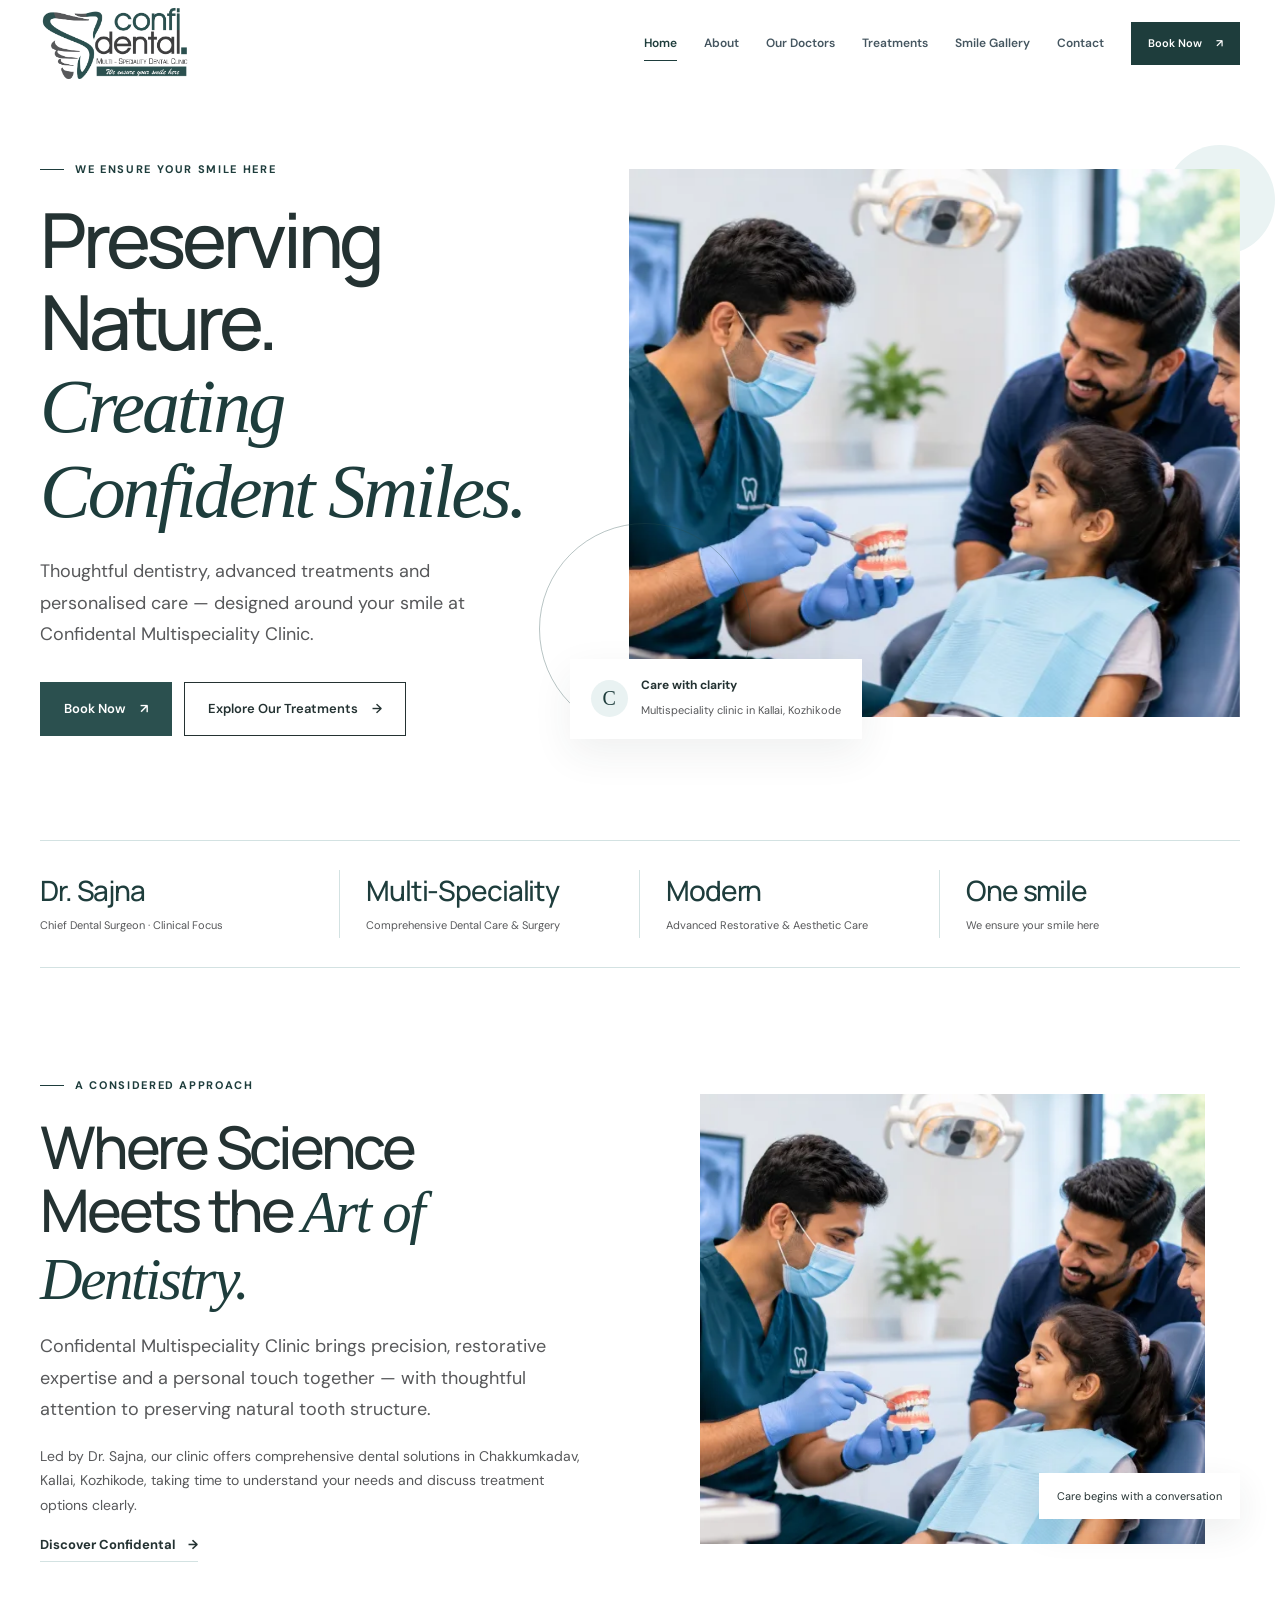
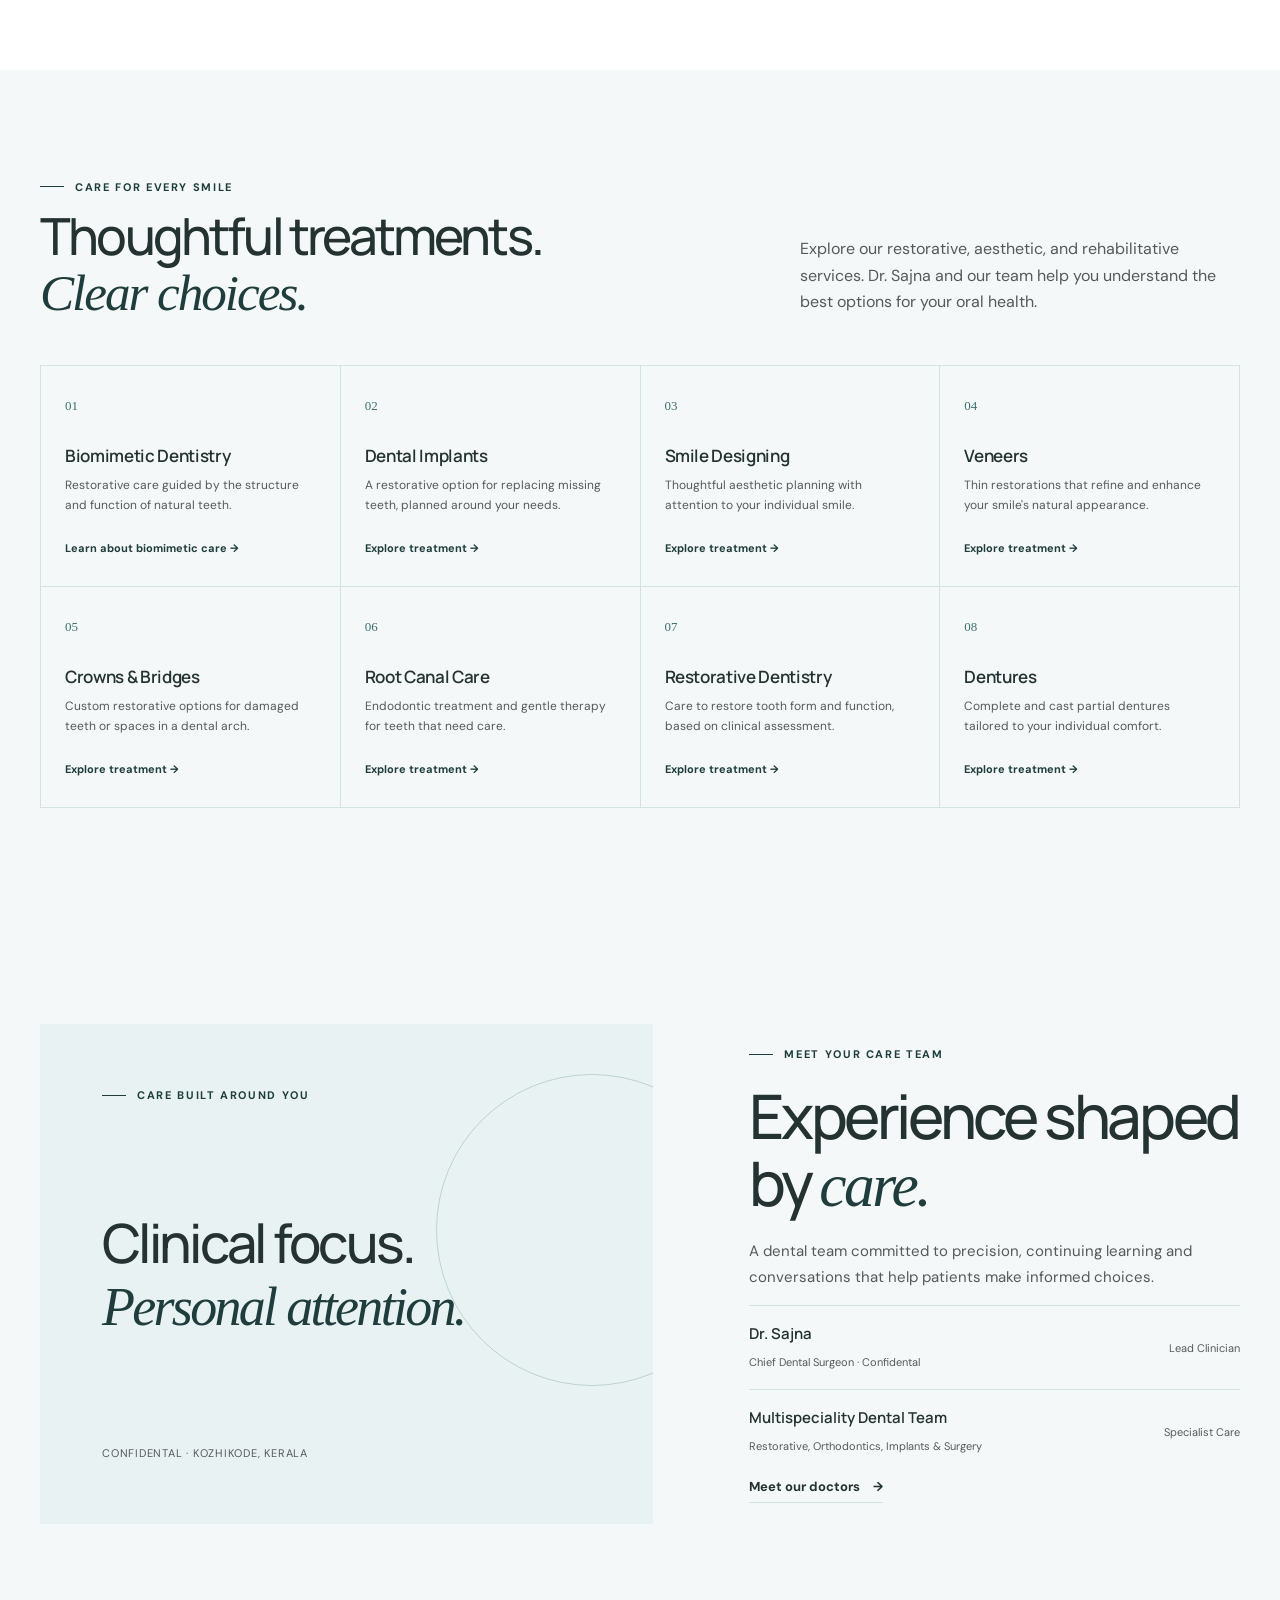
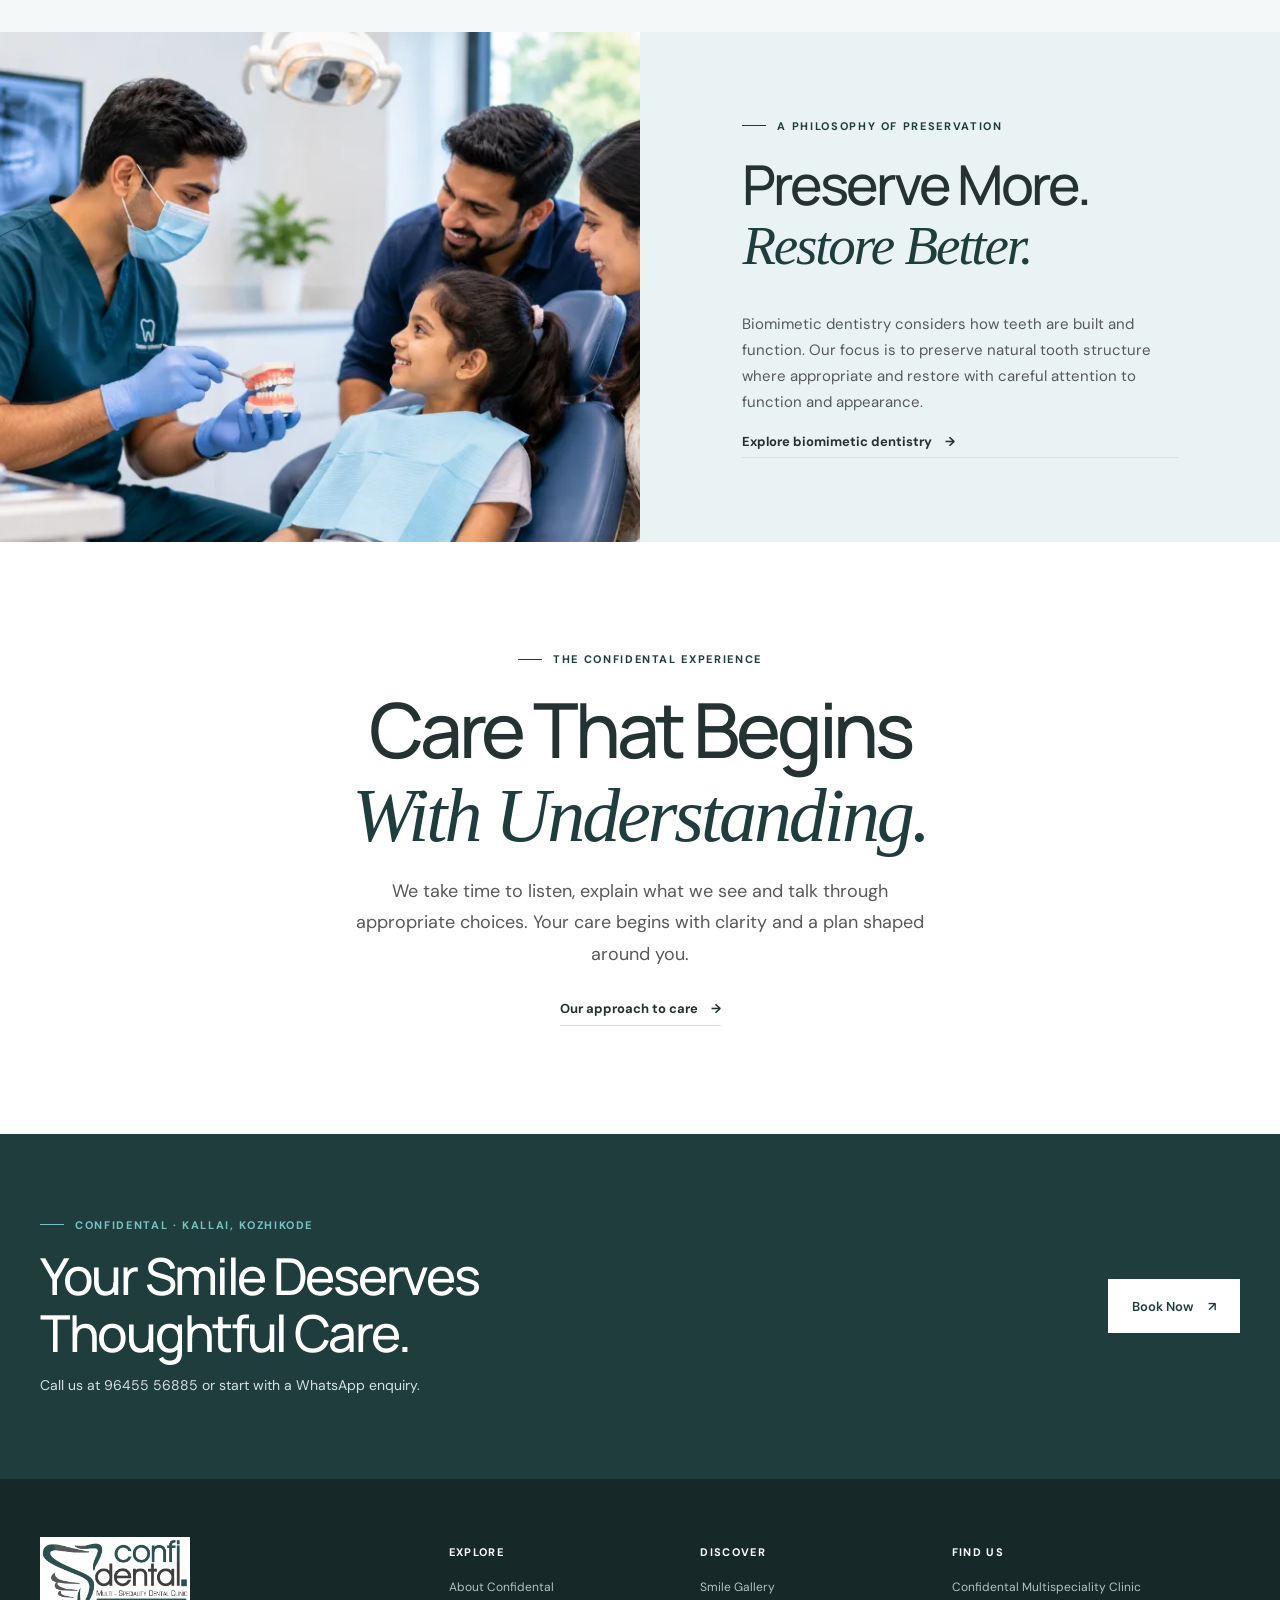
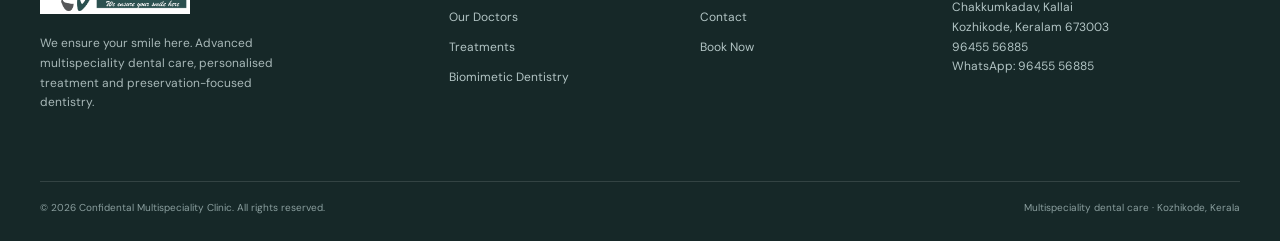
<file: index.html>
﻿<!doctype html>
<html lang="en">

<head>
    <meta charset="utf-8">
    <meta name="viewport" content="width=device-width, initial-scale=1">
    <title>Confidental Multispeciality Clinic | Kozhikode, Kerala</title>
    <meta name="description"
        content="Confidental Multispeciality Clinic in Chakkumkadav, Kallai, Kozhikode. Led by Dr. Sajna, offering comprehensive restorative, implant, aesthetic, and biomimetic dental care.">
    <meta property="og:title" content="Confidental Multispeciality Clinic | Kozhikode">
    <meta property="og:description"
        content="We ensure your smile here. Advanced multispeciality dental care in Kozhikode, Kerala.">
    <meta property="og:type" content="website">
    <meta property="og:image" content="clinic-logo.png">
    <link rel="icon" href="clinic-logo.ico" type="image/x-icon">
    <link rel="stylesheet" href="css/style.css">
    <script defer src="js/config.js"></script>
    <script defer src="js/main.js"></script>
    <script
        type="application/ld+json">{"@context":"https://schema.org","@type":"Dentist","name":"Confidental Multispeciality Clinic","telephone":"+919645556885","address":{"@type":"PostalAddress","streetAddress":"Chakkumkadav, Kallai","addressLocality":"Kozhikode","addressRegion":"Kerala","postalCode":"673003","addressCountry":"IN"},"medicalSpecialty":"Dentistry","founder":{"@type":"Person","name":"Dr. Sajna"}}</script>
</head>

<body>
    <header class="site-header">
        <div class="wrap nav-wrap"><a class="brand" href="index.html"
                aria-label="Confidental Multispeciality Clinic home"><img src="clinic-logo.png"
                    alt="Confidental Multispeciality Clinic"></a><button class="menu-toggle"
                aria-label="Open navigation" aria-expanded="false"><span></span><span></span><span></span></button>
            <nav class="nav" aria-label="Main navigation"><a href="index.html" aria-current="page">Home</a><a
                    href="about.html">About</a><a href="doctors.html">Our Doctors</a><a
                    href="treatments.html">Treatments</a><a href="gallery.html">Smile Gallery</a><a
                    href="contact.html">Contact</a><a class="btn" href="https://confidentalclinicwebapp.vercel.app/booking.html">Book Now <span>↗</span></a></nav>
        </div>
    </header>
    <main>
        <section class="hero">
            <div class="wrap hero-grid">
                <div class="hero-copy">
                    <div class="eyebrow">We ensure your smile here</div>
                    <h1 class="display">Preserving Nature.<br><em>Creating Confident Smiles.</em></h1>
                    <p class="lead">Thoughtful dentistry, advanced treatments and personalised care — designed around
                        your smile at Confidental Multispeciality Clinic.</p>
                    <div class="hero-actions"><a class="btn btn-green" href="https://confidentalclinicwebapp.vercel.app/booking.html">Book Now <span>↗</span></a><a class="btn btn-light" href="treatments.html">Explore Our Treatments
                            <span>→</span></a></div>
                </div>
                <div class="hero-art">
                    <div class="hero-photo"><img src="images/optimized/consultation.webp"
                            alt="Confidental dentist explaining treatment to a patient" fetchpriority="high"></div>
                    <div class="hero-note">
                        <div class="note-mark">C</div>
                        <div><b>Care with clarity</b><span>Multispeciality clinic in Kallai, Kozhikode</span></div>
                    </div>
                </div>
            </div>
        </section>
        <section class="wrap">
            <div class="stats">
                <div class="stat reveal"><strong>Dr. Sajna</strong><span>Chief Dental Surgeon · Clinical Focus</span>
                </div>
                <div class="stat reveal"><strong>Multi-Speciality</strong><span>Comprehensive Dental Care &
                        Surgery</span></div>
                <div class="stat reveal"><strong>Modern</strong><span>Advanced Restorative & Aesthetic Care</span></div>
                <div class="stat reveal"><strong>One smile</strong><span>We ensure your smile here</span></div>
            </div>
        </section>
        <section class="section">
            <div class="wrap intro-grid">
                <div class="intro-copy reveal">
                    <div class="eyebrow">A considered approach</div>
                    <h2 class="display">Where Science Meets the <em>Art of Dentistry.</em></h2>
                    <p class="lead">Confidental Multispeciality Clinic brings precision, restorative expertise and a
                        personal touch together — with thoughtful attention to preserving natural tooth structure.</p>
                    <p class="lead" style="font-size:14px">Led by Dr. Sajna, our clinic offers comprehensive dental
                        solutions in Chakkumkadav, Kallai, Kozhikode, taking time to understand your needs and discuss
                        treatment options clearly.</p><a class="text-link" href="about.html">Discover Confidental
                        <span>→</span></a>
                </div>
                <div class="intro-image reveal"><img src="images/optimized/consultation.webp"
                        alt="Dentist discussing treatment options with a family" loading="lazy">
                    <div class="image-caption">Care begins with a conversation</div>
                </div>
            </div>
        </section>
        <section class="section" style="background:var(--soft)">
            <div class="wrap">
                <div class="section-head reveal">
                    <div>
                        <div class="eyebrow">Care for every smile</div>
                        <h2 class="display">Thoughtful treatments.<br><em>Clear choices.</em></h2>
                    </div>
                    <p>Explore our restorative, aesthetic, and rehabilitative services. Dr. Sajna and our team help you
                        understand the best options for your oral health.</p>
                </div>
                <div class="treatment-grid stagger">
                    <article class="treatment-item reveal"><span class="num">01</span>
                        <h3>Biomimetic Dentistry</h3>
                        <p>Restorative care guided by the structure and function of natural teeth.</p><a
                            href="biomimetic.html">Learn about biomimetic care →</a>
                    </article>
                    <article class="treatment-item reveal"><span class="num">02</span>
                        <h3>Dental Implants</h3>
                        <p>A restorative option for replacing missing teeth, planned around your needs.</p><a
                            href="treatments.html#implants">Explore treatment →</a>
                    </article>
                    <article class="treatment-item reveal"><span class="num">03</span>
                        <h3>Smile Designing</h3>
                        <p>Thoughtful aesthetic planning with attention to your individual smile.</p><a
                            href="treatments.html#smile-designing">Explore treatment →</a>
                    </article>
                    <article class="treatment-item reveal"><span class="num">04</span>
                        <h3>Veneers</h3>
                        <p>Thin restorations that refine and enhance your smile's natural appearance.</p><a
                            href="treatments.html#veneers">Explore treatment →</a>
                    </article>
                    <article class="treatment-item reveal"><span class="num">05</span>
                        <h3>Crowns & Bridges</h3>
                        <p>Custom restorative options for damaged teeth or spaces in a dental arch.</p><a
                            href="treatments.html#crowns">Explore treatment →</a>
                    </article>
                    <article class="treatment-item reveal"><span class="num">06</span>
                        <h3>Root Canal Care</h3>
                        <p>Endodontic treatment and gentle therapy for teeth that need care.</p><a
                            href="treatments.html#root-canal">Explore treatment →</a>
                    </article>
                    <article class="treatment-item reveal"><span class="num">07</span>
                        <h3>Restorative Dentistry</h3>
                        <p>Care to restore tooth form and function, based on clinical assessment.</p><a
                            href="treatments.html#restorative">Explore treatment →</a>
                    </article>
                    <article class="treatment-item reveal"><span class="num">08</span>
                        <h3>Dentures</h3>
                        <p>Complete and cast partial dentures tailored to your individual comfort.</p><a
                            href="treatments.html#dentures">Explore treatment →</a>
                    </article>
                </div>
            </div>
        </section>
        <section class="section team-section">
            <div class="wrap team-grid">
                <div class="team-art reveal"><span class="eyebrow">Care built around you</span><strong>Clinical
                        focus.<br><em>Personal attention.</em></strong><span class="team-art-note">Confidental ·
                        Kozhikode, Kerala</span></div>
                <div class="team-copy reveal">
                    <div class="eyebrow">Meet your care team</div>
                    <h2 class="display">Experience shaped by <em>care.</em></h2>
                    <p class="lead" style="font-size:15px">A dental team committed to precision, continuing learning and
                        conversations that help patients make informed choices.</p>
                    <div class="doctor-mini">
                        <div><strong>Dr. Sajna</strong><br><span>Chief Dental Surgeon · Confidental</span></div>
                        <span>Lead Clinician</span>
                    </div>
                    <div class="doctor-mini">
                        <div><strong>Multispeciality Dental Team</strong><br><span>Restorative, Orthodontics, Implants &
                                Surgery</span></div><span>Specialist Care</span>
                    </div><a class="text-link" href="doctors.html">Meet our doctors <span>→</span></a>
                </div>
            </div>
        </section>
        <section class="feature-band">
            <div class="feature-image"><img src="images/optimized/consultation.webp"
                    alt="Dentist explaining dental treatment to a family" loading="lazy"></div>
            <div class="feature-copy reveal">
                <div class="eyebrow">A philosophy of preservation</div>
                <h2 class="display">Preserve More.<br><em>Restore Better.</em></h2>
                <p class="lead" style="font-size:15px">Biomimetic dentistry considers how teeth are built and function.
                    Our focus is to preserve natural tooth structure where appropriate and restore with careful
                    attention to function and appearance.</p><a class="text-link" href="biomimetic.html">Explore
                    biomimetic dentistry <span>→</span></a>
            </div>
        </section>
        <section class="section">
            <div class="wrap" style="max-width:780px;text-align:center">
                <div class="eyebrow" style="justify-content:center">The Confidental experience</div>
                <h2 class="display">Care That Begins<br><em>With Understanding.</em></h2>
                <p class="lead" style="margin:0 auto">We take time to listen, explain what we see and talk through
                    appropriate choices. Your care begins with clarity and a plan shaped around you.</p>
                <div style="margin-top:25px"><a class="text-link" href="about.html">Our approach to care
                        <span>→</span></a></div>
            </div>
        </section>
        <section class="cta-section">
            <div class="wrap cta-row">
                <div>
                    <div class="eyebrow">Confidental · Kallai, Kozhikode</div>
                    <h2>Your Smile Deserves<br>Thoughtful Care.</h2>
                    <p>Call us at 96455 56885 or start with a WhatsApp enquiry.</p>
                </div><a class="btn" href="https://confidentalclinicwebapp.vercel.app/booking.html">Book Now <span>↗</span></a>
            </div>
        </section>
    </main>
    <footer class="footer">
        <div class="wrap">
            <div class="footer-grid">
                <div class="footer-brand"><img src="clinic-logo.png" alt="Confidental Multispeciality Clinic">
                    <p>We ensure your smile here. Advanced multispeciality dental care, personalised treatment and
                        preservation-focused dentistry.</p>
                </div>
                <div>
                    <h4>Explore</h4>
                    <div class="footer-links"><a href="about.html">About Confidental</a><a href="doctors.html">Our
                            Doctors</a><a href="treatments.html">Treatments</a><a href="biomimetic.html">Biomimetic
                            Dentistry</a></div>
                </div>
                <div>
                    <h4>Discover</h4>
                    <div class="footer-links"><a href="gallery.html">Smile Gallery</a><a
                            href="contact.html">Contact</a><a href="https://confidentalclinicwebapp.vercel.app/booking.html">Book Now</a></div>
                </div>
                <div class="footer-contact">
                    <h4>Find us</h4>
                    <p>Confidental Multispeciality Clinic<br>Chakkumkadav, Kallai<br>Kozhikode, Keralam 673003</p>
                    <p><a data-contact="phone" href="tel:+919645556885">96455 56885</a></p>
                    <p><a data-contact="whatsapp" href="https://wa.me/919645556885">WhatsApp: 96455 56885</a></p>
                </div>
            </div>
            <div class="footer-bottom"><span>© <span data-year>2026</span> Confidental Multispeciality Clinic. All
                    rights reserved.</span><span>Multispeciality dental care · Kozhikode, Kerala</span></div>
        </div>
    </footer>
</body>

</html>
</file>
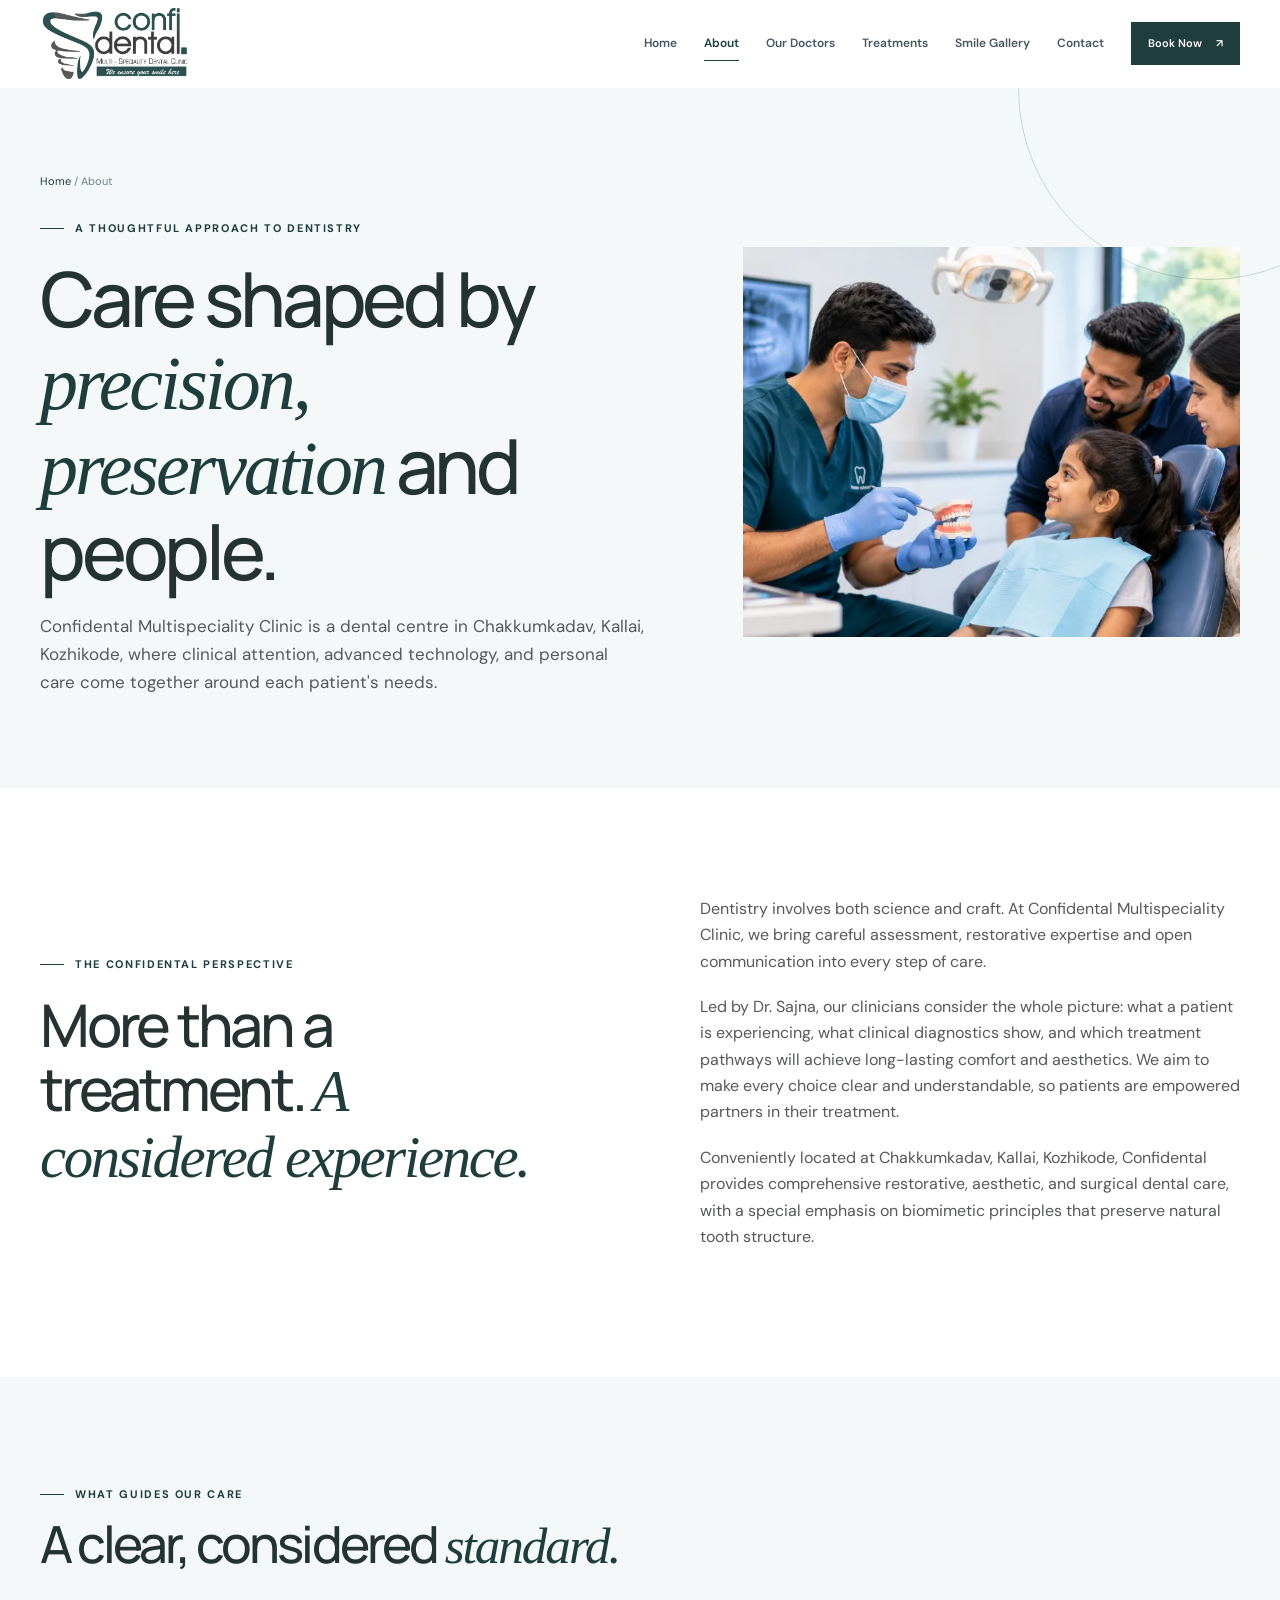
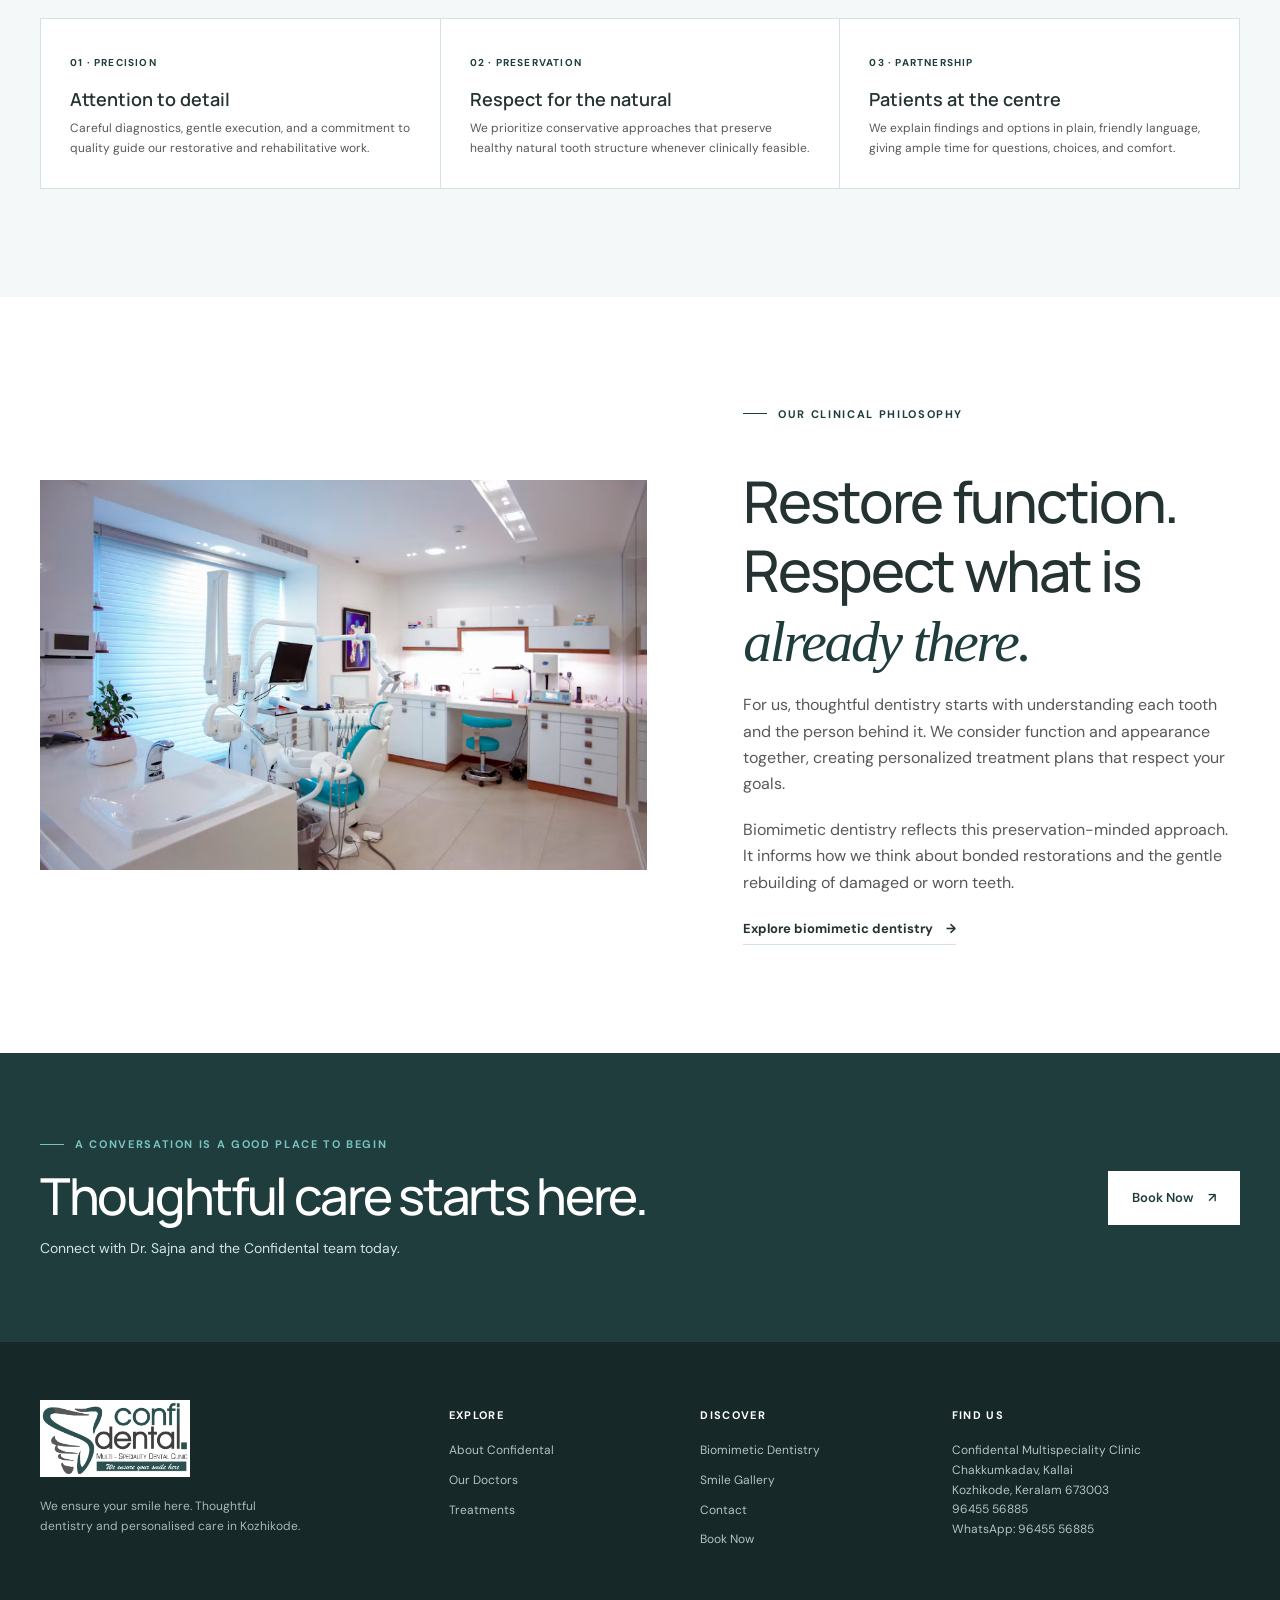
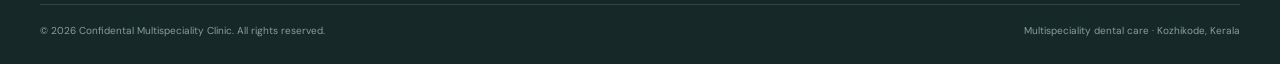
<file: about.html>
﻿<!doctype html>
<html lang="en">

<head>
    <meta charset="utf-8">
    <meta name="viewport" content="width=device-width, initial-scale=1">
    <title>About Confidental | Multispeciality Dental Care in Kozhikode</title>
    <meta name="description"
        content="Learn about Confidental Multispeciality Clinic in Chakkumkadav, Kallai, Kozhikode. Led by Dr. Sajna with a clinical philosophy of precision, preservation, and patient-centred care.">
    <meta property="og:title" content="About Confidental Multispeciality Clinic">
    <meta property="og:description" content="A thoughtful, modern approach to dentistry in Kozhikode, Kerala.">
    <meta property="og:type" content="website">
    <link rel="icon" href="clinic-logo.ico" type="image/x-icon">
    <link rel="stylesheet" href="css/style.css">
    <script defer src="js/config.js"></script>
    <script defer src="js/main.js"></script>
</head>

<body>
    <header class="site-header">
        <div class="wrap nav-wrap"><a class="brand" href="index.html"
                aria-label="Confidental Multispeciality Clinic home"><img src="clinic-logo.png"
                    alt="Confidental Multispeciality Clinic"></a><button class="menu-toggle"
                aria-label="Open navigation" aria-expanded="false"><span></span><span></span><span></span></button>
            <nav class="nav" aria-label="Main navigation"><a href="index.html">Home</a><a href="about.html"
                    aria-current="page">About</a><a href="doctors.html">Our Doctors</a><a
                    href="treatments.html">Treatments</a><a href="gallery.html">Smile Gallery</a><a
                    href="contact.html">Contact</a><a class="btn" href="https://confidentalclinicwebapp.vercel.app/booking.html">Book Now <span>↗</span></a></nav>
        </div>
    </header>
    <main>
        <section class="page-hero">
            <div class="wrap page-hero-grid">
                <div>
                    <div class="breadcrumb"><a href="index.html">Home</a> / About</div>
                    <div class="eyebrow">A thoughtful approach to dentistry</div>
                    <h1 class="display">Care shaped by <em>precision, preservation</em> and people.</h1>
                    <p>Confidental Multispeciality Clinic is a dental centre in Chakkumkadav, Kallai, Kozhikode, where
                        clinical attention, advanced technology, and personal care come together around each patient's
                        needs.</p>
                </div>
                <div class="page-hero-image"><img src="images/optimized/consultation.webp"
                        alt="Dentist taking time to explain dental models to a patient" fetchpriority="high"></div>
            </div>
        </section>
        <section class="section">
            <div class="wrap intro-grid">
                <div class="intro-copy reveal">
                    <div class="eyebrow">The Confidental perspective</div>
                    <h2 class="display">More than a treatment. <em>A considered experience.</em></h2>
                </div>
                <div class="prose reveal">
                    <p>Dentistry involves both science and craft. At Confidental Multispeciality Clinic, we bring
                        careful assessment, restorative expertise and open communication into every step of care.</p>
                    <p>Led by Dr. Sajna, our clinicians consider the whole picture: what a patient is experiencing, what
                        clinical diagnostics show, and which treatment pathways will achieve long-lasting comfort and
                        aesthetics. We aim to make every choice clear and understandable, so patients are empowered
                        partners in their treatment.</p>
                    <p>Conveniently located at Chakkumkadav, Kallai, Kozhikode, Confidental provides comprehensive
                        restorative, aesthetic, and surgical dental care, with a special emphasis on biomimetic
                        principles that preserve natural tooth structure.</p>
                </div>
            </div>
        </section>
        <section class="section" style="background:var(--soft)">
            <div class="wrap">
                <div class="section-head">
                    <div>
                        <div class="eyebrow">What guides our care</div>
                        <h2 class="display">A clear, considered <em>standard.</em></h2>
                    </div>
                </div>
                <div class="values-grid">
                    <article class="value reveal"><small>01 · PRECISION</small>
                        <h3>Attention to detail</h3>
                        <p>Careful diagnostics, gentle execution, and a commitment to quality guide our restorative and
                            rehabilitative work.</p>
                    </article>
                    <article class="value reveal"><small>02 · PRESERVATION</small>
                        <h3>Respect for the natural</h3>
                        <p>We prioritize conservative approaches that preserve healthy natural tooth structure whenever
                            clinically feasible.</p>
                    </article>
                    <article class="value reveal"><small>03 · PARTNERSHIP</small>
                        <h3>Patients at the centre</h3>
                        <p>We explain findings and options in plain, friendly language, giving ample time for questions,
                            choices, and comfort.</p>
                    </article>
                </div>
            </div>
        </section>
        <section class="section">
            <div class="wrap page-hero-grid">
                <div class="page-hero-image reveal"><img src="images/optimized/clinicians.png"
                        alt="Confidental clinical team" loading="lazy"></div>
                <div class="prose reveal">
                    <div class="eyebrow">Our clinical philosophy</div>
                    <h2 class="display" style="font-size:clamp(38px,4.5vw,58px)">Restore function. Respect what is
                        <em>already there.</em>
                    </h2>
                    <p>For us, thoughtful dentistry starts with understanding each tooth and the person behind it. We
                        consider function and appearance together, creating personalized treatment plans that respect
                        your goals.</p>
                    <p>Biomimetic dentistry reflects this preservation-minded approach. It informs how we think about
                        bonded restorations and the gentle rebuilding of damaged or worn teeth.</p><a class="text-link"
                        href="biomimetic.html">Explore biomimetic dentistry <span>→</span></a>
                </div>
            </div>
        </section>
        <section class="cta-section">
            <div class="wrap cta-row">
                <div>
                    <div class="eyebrow">A conversation is a good place to begin</div>
                    <h2>Thoughtful care starts here.</h2>
                    <p>Connect with Dr. Sajna and the Confidental team today.</p>
                </div><a class="btn" href="https://confidentalclinicwebapp.vercel.app/booking.html">Book Now <span>↗</span></a>
            </div>
        </section>
    </main>
    <footer class="footer">
        <div class="wrap">
            <div class="footer-grid">
                <div class="footer-brand"><img src="clinic-logo.png" alt="Confidental Multispeciality Clinic">
                    <p>We ensure your smile here. Thoughtful dentistry and personalised care in Kozhikode.</p>
                </div>
                <div>
                    <h4>Explore</h4>
                    <div class="footer-links"><a href="about.html">About Confidental</a><a href="doctors.html">Our
                            Doctors</a><a href="treatments.html">Treatments</a></div>
                </div>
                <div>
                    <h4>Discover</h4>
                    <div class="footer-links"><a href="biomimetic.html">Biomimetic Dentistry</a><a
                            href="gallery.html">Smile Gallery</a><a href="contact.html">Contact</a><a href="https://confidentalclinicwebapp.vercel.app/booking.html">Book Now</a></div>
                </div>
                <div class="footer-contact">
                    <h4>Find us</h4>
                    <p>Confidental Multispeciality Clinic<br>Chakkumkadav, Kallai<br>Kozhikode, Keralam 673003</p>
                    <p><a data-contact="phone" href="tel:+919645556885">96455 56885</a></p>
                    <p><a data-contact="whatsapp" href="https://wa.me/919645556885">WhatsApp: 96455 56885</a></p>
                </div>
            </div>
            <div class="footer-bottom"><span>© <span data-year>2026</span> Confidental Multispeciality Clinic. All
                    rights reserved.</span><span>Multispeciality dental care · Kozhikode, Kerala</span></div>
        </div>
    </footer>
</body>

</html>
</file>
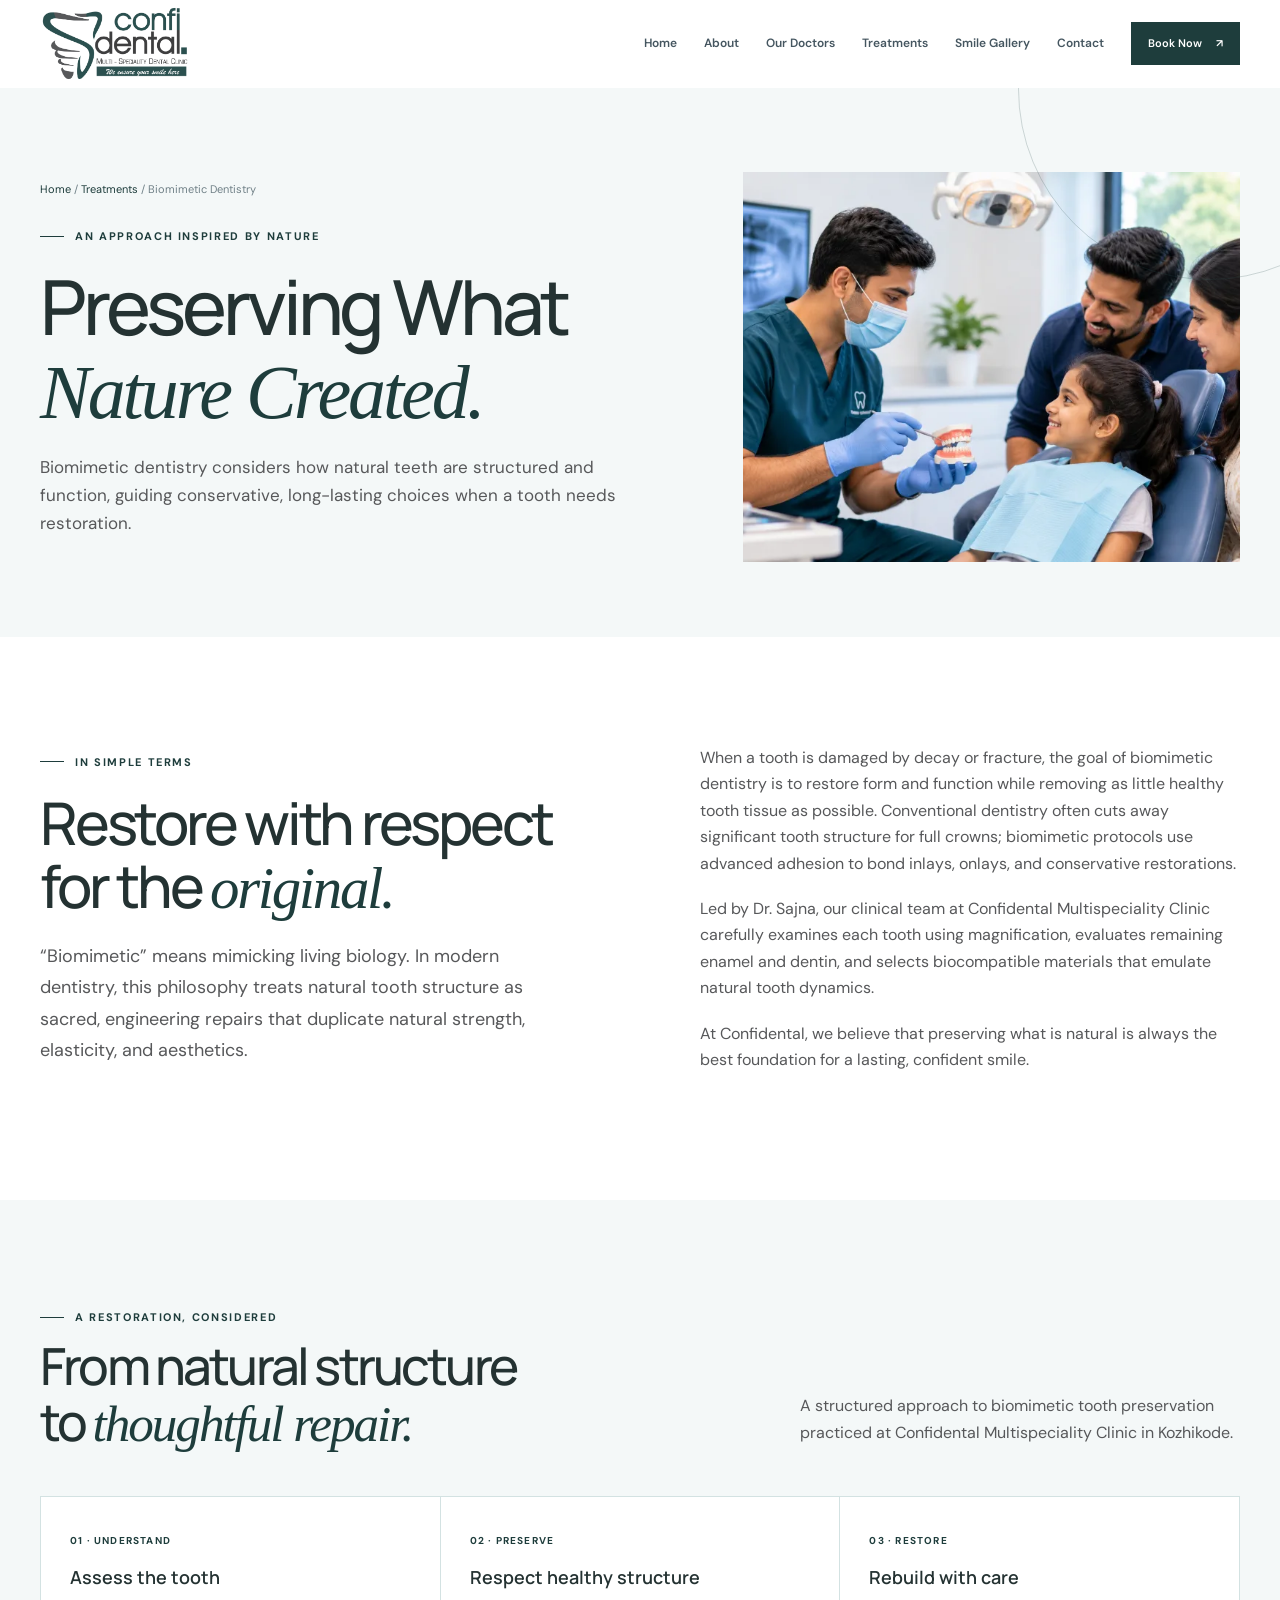
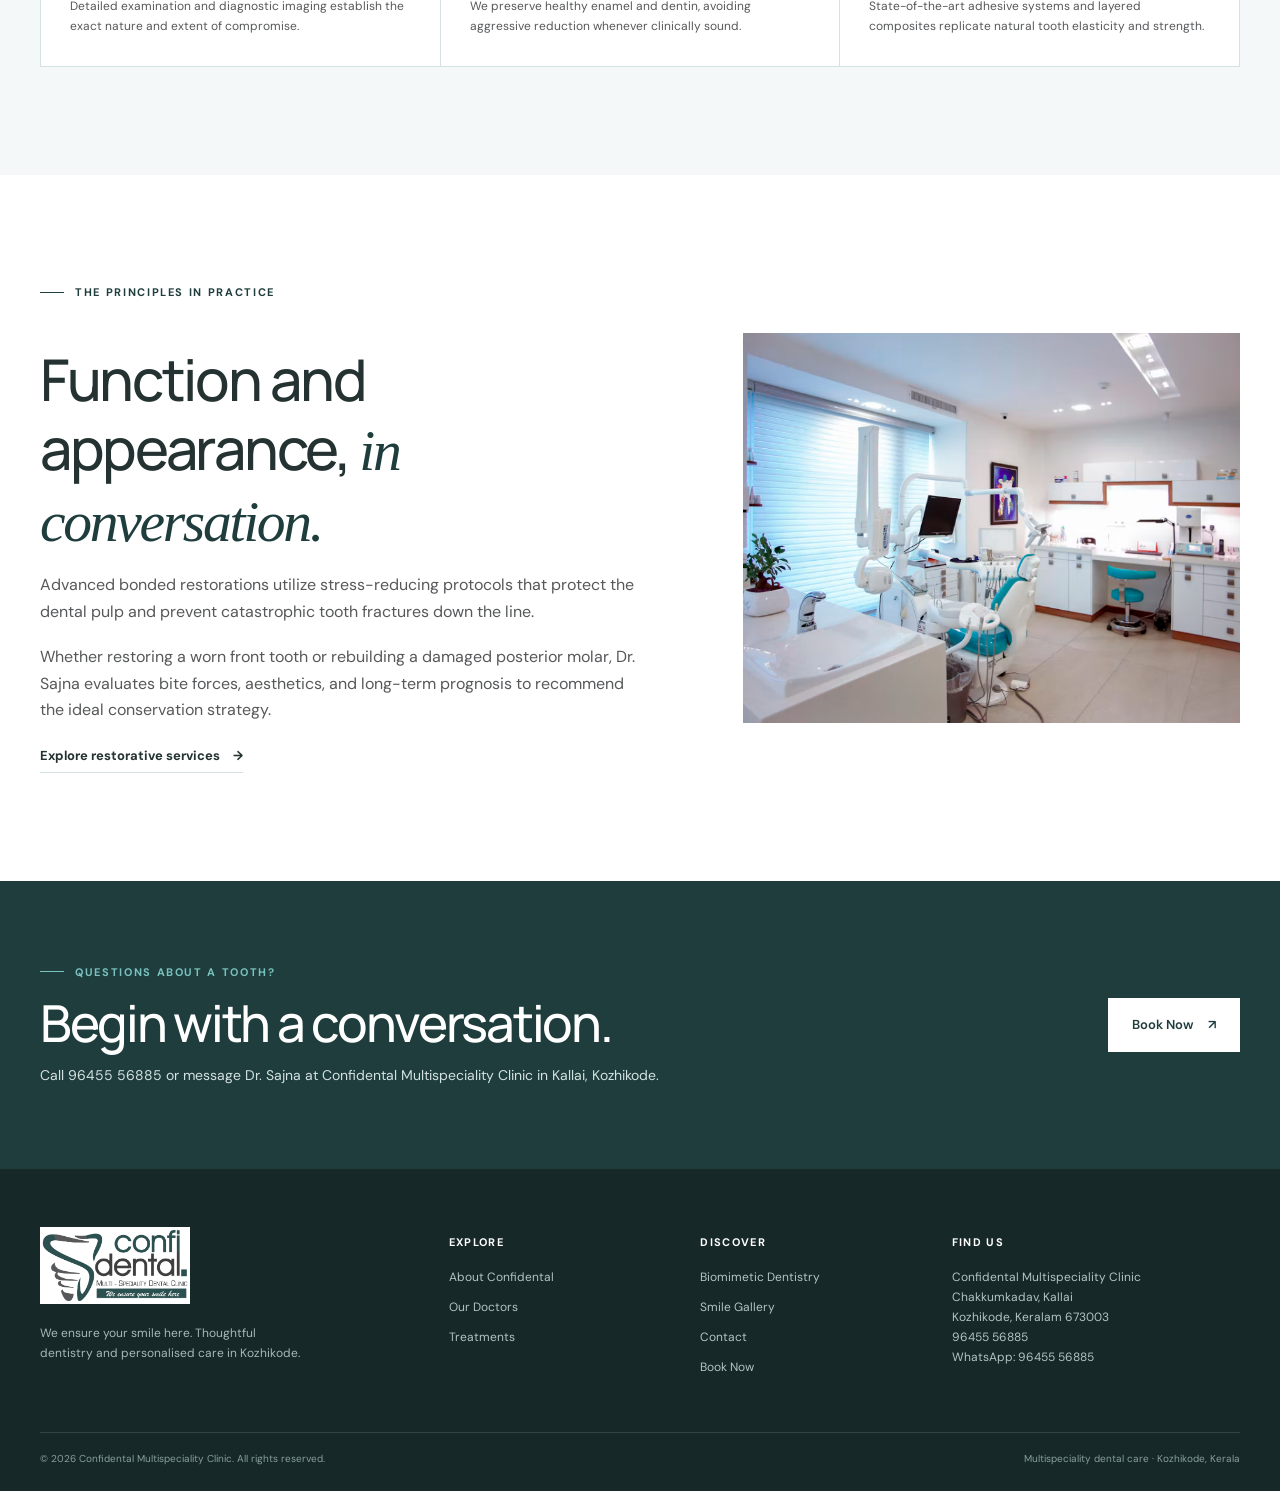
<file: biomimetic.html>
﻿<!doctype html>
<html lang="en">

<head>
    <meta charset="utf-8">
    <meta name="viewport" content="width=device-width, initial-scale=1">
    <title>Biomimetic Dentistry | Preserve Natural Teeth | Confidental Kozhikode</title>
    <meta name="description"
        content="Learn how biomimetic dentistry preserves natural tooth structure, bonded restorations, function, and appearance at Confidental Multispeciality Clinic in Kozhikode.">
    <meta property="og:title" content="Biomimetic Dentistry | Confidental Multispeciality Clinic">
    <meta property="og:description" content="Preserving what nature created. Advanced biomimetic care in Kozhikode.">
    <meta property="og:type" content="website">
    <link rel="icon" href="clinic-logo.ico" type="image/x-icon">
    <link rel="stylesheet" href="css/style.css">
    <script defer src="js/config.js"></script>
    <script defer src="js/main.js"></script>
</head>

<body>
    <header class="site-header">
        <div class="wrap nav-wrap"><a class="brand" href="index.html"
                aria-label="Confidental Multispeciality Clinic home"><img src="clinic-logo.png"
                    alt="Confidental Multispeciality Clinic"></a><button class="menu-toggle"
                aria-label="Open navigation" aria-expanded="false"><span></span><span></span><span></span></button>
            <nav class="nav" aria-label="Main navigation"><a href="index.html">Home</a><a href="about.html">About</a><a
                    href="doctors.html">Our Doctors</a><a href="treatments.html">Treatments</a><a
                    href="gallery.html">Smile Gallery</a><a href="contact.html">Contact</a><a class="btn"
                    href="https://confidentalclinicwebapp.vercel.app/booking.html">Book Now <span>↗</span></a></nav>
        </div>
    </header>
    <main>
        <section class="page-hero">
            <div class="wrap page-hero-grid">
                <div>
                    <div class="breadcrumb"><a href="index.html">Home</a> / <a href="treatments.html">Treatments</a> /
                        Biomimetic Dentistry</div>
                    <div class="eyebrow">An approach inspired by nature</div>
                    <h1 class="display">Preserving What <em>Nature Created.</em></h1>
                    <p>Biomimetic dentistry considers how natural teeth are structured and function, guiding
                        conservative, long-lasting choices when a tooth needs restoration.</p>
                </div>
                <div class="page-hero-image"><img src="images/optimized/consultation.webp"
                        alt="Dentist discussing biomimetic tooth preservation" fetchpriority="high"></div>
            </div>
        </section>
        <section class="section">
            <div class="wrap intro-grid">
                <div class="intro-copy reveal">
                    <div class="eyebrow">In simple terms</div>
                    <h2 class="display">Restore with respect for the <em>original.</em></h2>
                    <p class="lead">“Biomimetic” means mimicking living biology. In modern dentistry, this philosophy
                        treats natural tooth structure as sacred, engineering repairs that duplicate natural strength,
                        elasticity, and aesthetics.</p>
                </div>
                <div class="prose reveal">
                    <p>When a tooth is damaged by decay or fracture, the goal of biomimetic dentistry is to restore form
                        and function while removing as little healthy tooth tissue as possible. Conventional dentistry
                        often cuts away significant tooth structure for full crowns; biomimetic protocols use advanced
                        adhesion to bond inlays, onlays, and conservative restorations.</p>
                    <p>Led by Dr. Sajna, our clinical team at Confidental Multispeciality Clinic carefully examines each
                        tooth using magnification, evaluates remaining enamel and dentin, and selects biocompatible
                        materials that emulate natural tooth dynamics.</p>
                    <p>At Confidental, we believe that preserving what is natural is always the best foundation for a
                        lasting, confident smile.</p>
                </div>
            </div>
        </section>
        <section class="section" style="background:var(--soft)">
            <div class="wrap">
                <div class="section-head">
                    <div>
                        <div class="eyebrow">A restoration, considered</div>
                        <h2 class="display">From natural structure<br>to <em>thoughtful repair.</em></h2>
                    </div>
                    <p>A structured approach to biomimetic tooth preservation practiced at Confidental Multispeciality
                        Clinic in Kozhikode.</p>
                </div>
                <div class="values-grid">
                    <article class="value reveal"><small>01 · UNDERSTAND</small>
                        <h3>Assess the tooth</h3>
                        <p>Detailed examination and diagnostic imaging establish the exact nature and extent of
                            compromise.</p>
                    </article>
                    <article class="value reveal"><small>02 · PRESERVE</small>
                        <h3>Respect healthy structure</h3>
                        <p>We preserve healthy enamel and dentin, avoiding aggressive reduction whenever clinically
                            sound.</p>
                    </article>
                    <article class="value reveal"><small>03 · RESTORE</small>
                        <h3>Rebuild with care</h3>
                        <p>State-of-the-art adhesive systems and layered composites replicate natural tooth elasticity
                            and strength.</p>
                    </article>
                </div>
            </div>
        </section>
        <section class="section">
            <div class="wrap page-hero-grid">
                <div class="prose reveal">
                    <div class="eyebrow">The principles in practice</div>
                    <h2 class="display" style="font-size:clamp(38px,4.5vw,58px)">Function and appearance, <em>in
                            conversation.</em></h2>
                    <p>Advanced bonded restorations utilize stress-reducing protocols that protect the dental pulp and
                        prevent catastrophic tooth fractures down the line.</p>
                    <p>Whether restoring a worn front tooth or rebuilding a damaged posterior molar, Dr. Sajna evaluates
                        bite forces, aesthetics, and long-term prognosis to recommend the ideal conservation strategy.
                    </p><a class="text-link" href="treatments.html#bonded">Explore restorative services
                        <span>→</span></a>
                </div>
                <div class="page-hero-image reveal"><img src="images/optimized/clinicians.png"
                        alt="Confidental clinicians" loading="lazy"></div>
            </div>
        </section>
        <section class="cta-section">
            <div class="wrap cta-row">
                <div>
                    <div class="eyebrow">Questions about a tooth?</div>
                    <h2>Begin with a conversation.</h2>
                    <p>Call 96455 56885 or message Dr. Sajna at Confidental Multispeciality Clinic in Kallai, Kozhikode.
                    </p>
                </div><a class="btn" href="https://confidentalclinicwebapp.vercel.app/booking.html">Book Now <span>↗</span></a>
            </div>
        </section>
    </main>
    <footer class="footer">
        <div class="wrap">
            <div class="footer-grid">
                <div class="footer-brand"><img src="clinic-logo.png" alt="Confidental Multispeciality Clinic">
                    <p>We ensure your smile here. Thoughtful dentistry and personalised care in Kozhikode.</p>
                </div>
                <div>
                    <h4>Explore</h4>
                    <div class="footer-links"><a href="about.html">About Confidental</a><a href="doctors.html">Our
                            Doctors</a><a href="treatments.html">Treatments</a></div>
                </div>
                <div>
                    <h4>Discover</h4>
                    <div class="footer-links"><a href="biomimetic.html">Biomimetic Dentistry</a><a
                            href="gallery.html">Smile Gallery</a><a href="contact.html">Contact</a><a href="https://confidentalclinicwebapp.vercel.app/booking.html">Book Now</a></div>
                </div>
                <div class="footer-contact">
                    <h4>Find us</h4>
                    <p>Confidental Multispeciality Clinic<br>Chakkumkadav, Kallai<br>Kozhikode, Keralam 673003</p>
                    <p><a data-contact="phone" href="tel:+919645556885">96455 56885</a></p>
                    <p><a data-contact="whatsapp" href="https://wa.me/919645556885">WhatsApp: 96455 56885</a></p>
                </div>
            </div>
            <div class="footer-bottom"><span>© <span data-year>2026</span> Confidental Multispeciality Clinic. All
                    rights reserved.</span><span>Multispeciality dental care · Kozhikode, Kerala</span></div>
        </div>
    </footer>
</body>

</html>
</file>
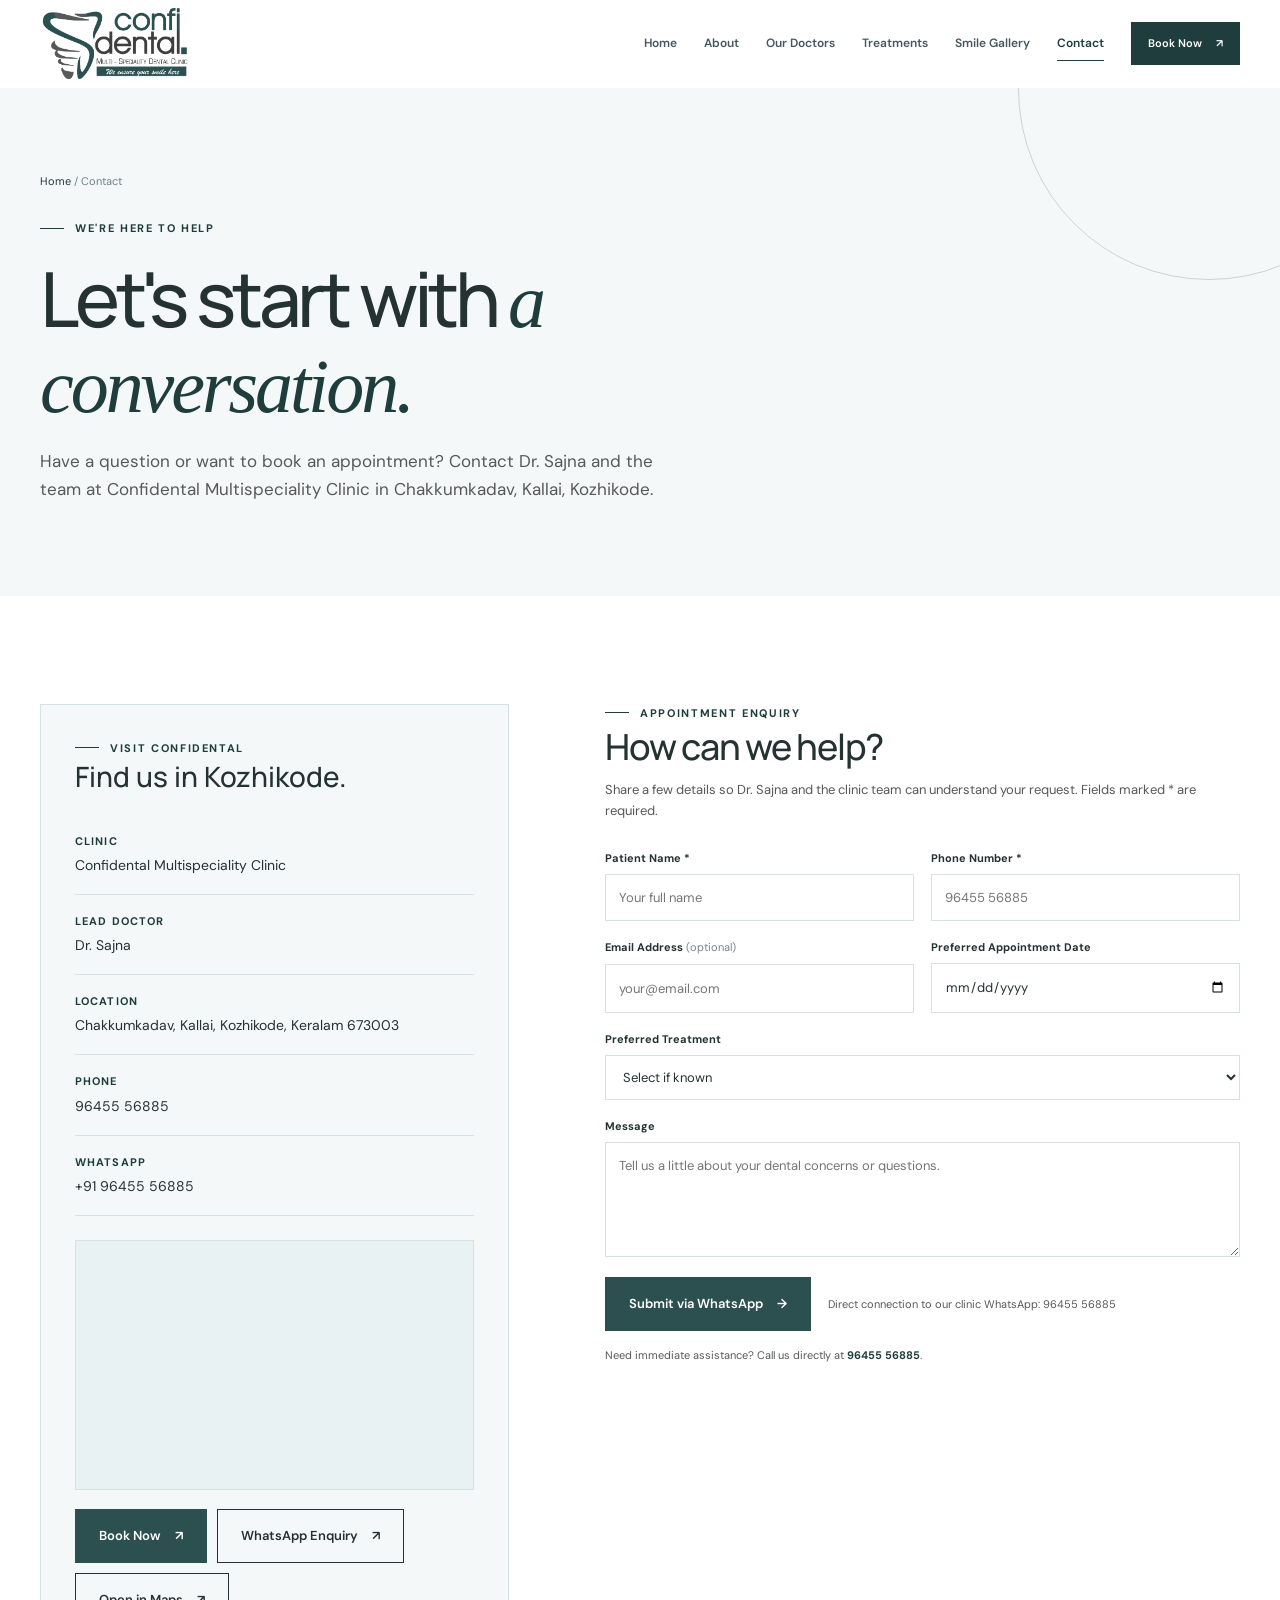
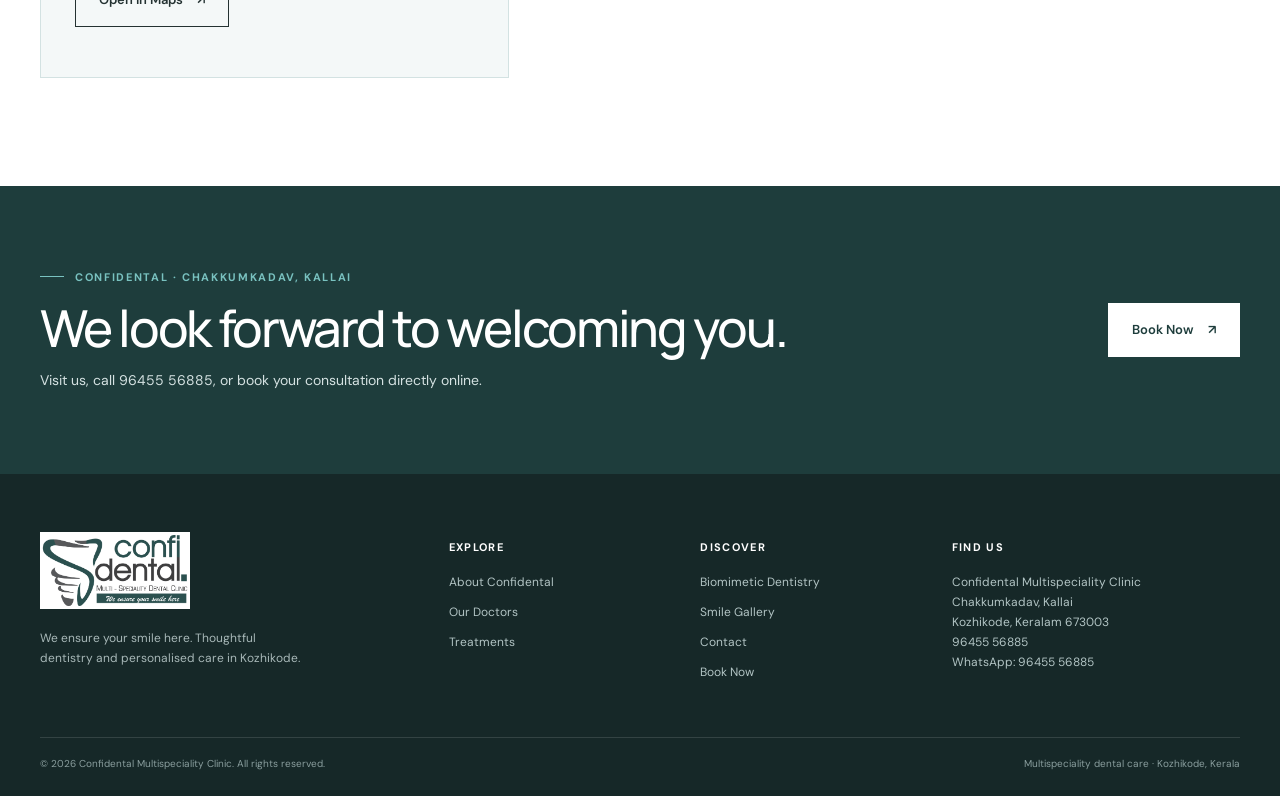
<file: contact.html>
﻿<!doctype html>
<html lang="en">

<head>
    <meta charset="utf-8">
    <meta name="viewport" content="width=device-width, initial-scale=1">
    <title>Contact & Appointment Enquiry | Confidental Multispeciality Clinic Kozhikode</title>
    <meta name="description"
        content="Contact Confidental Multispeciality Clinic in Chakkumkadav, Kallai, Kozhikode, Keralam 673003. Call 96455 56885 or book an appointment online with Dr. Sajna.">
    <meta property="og:title" content="Contact Confidental Multispeciality Clinic | Kozhikode">
    <meta property="og:description"
        content="We ensure your smile here. Visit us at Chakkumkadav, Kallai, Kozhikode or call 96455 56885.">
    <meta property="og:type" content="website">
    <link rel="icon" href="clinic-logo.ico" type="image/x-icon">
    <link rel="stylesheet" href="css/style.css">
    <script defer src="js/config.js"></script>
    <script defer src="js/main.js"></script>
</head>

<body>
    <header class="site-header">
        <div class="wrap nav-wrap"><a class="brand" href="index.html"
                aria-label="Confidental Multispeciality Clinic home"><img src="clinic-logo.png"
                    alt="Confidental Multispeciality Clinic"></a><button class="menu-toggle"
                aria-label="Open navigation" aria-expanded="false"><span></span><span></span><span></span></button>
            <nav class="nav" aria-label="Main navigation"><a href="index.html">Home</a><a href="about.html">About</a><a
                    href="doctors.html">Our Doctors</a><a href="treatments.html">Treatments</a><a
                    href="gallery.html">Smile Gallery</a><a href="contact.html" aria-current="page">Contact</a><a
                    class="btn" href="https://confidentalclinicwebapp.vercel.app/booking.html">Book Now <span>↗</span></a></nav>
        </div>
    </header>
    <main>
        <section class="page-hero">
            <div class="wrap">
                <div class="breadcrumb"><a href="index.html">Home</a> / Contact</div>
                <div class="eyebrow">We're here to help</div>
                <h1 class="display">Let's start with <em>a conversation.</em></h1>
                <p>Have a question or want to book an appointment? Contact Dr. Sajna and the team at Confidental
                    Multispeciality Clinic in Chakkumkadav, Kallai, Kozhikode.</p>
            </div>
        </section>
        <section class="section">
            <div class="wrap contact-grid">
                <aside class="contact-card reveal">
                    <div class="eyebrow">Visit Confidental</div>
                    <h2>Find us in Kozhikode.</h2>
                    <div class="contact-line"><b>Clinic</b><span>Confidental Multispeciality Clinic</span></div>
                    <div class="contact-line"><b>Lead Doctor</b><span>Dr. Sajna</span></div>
                    <div class="contact-line"><b>Location</b><span>Chakkumkadav, Kallai, Kozhikode, Keralam
                            673003</span></div>
                    <div class="contact-line"><b>Phone</b><span><a data-contact="phone" href="tel:+919645556885">96455
                                56885</a></span></div>
                    <div class="contact-line"><b>WhatsApp</b><span><a data-contact="whatsapp"
                                href="https://wa.me/919645556885" target="_blank" rel="noopener">+91 96455
                                56885</a></span></div>
                    <div class="map-placeholder map-ready"><iframe
                            src="https://maps.google.com/maps?q=Confidental+Multispeciality+Clinic,+Chakkumkadav,+Kallai,+Kozhikode,+Kerala+673003&amp;t=&amp;z=16&amp;ie=UTF8&amp;iwloc=&amp;output=embed"
                            width="100%" height="100%" style="border:0;" allowfullscreen="" loading="lazy"
                            referrerpolicy="no-referrer-when-downgrade"
                            title="Confidental Multispeciality Clinic location in Kozhikode"></iframe></div>
                    <p style="margin-top:19px;display:flex;gap:10px;flex-wrap:wrap"><a class="btn btn-green"
                            href="https://confidentalclinicwebapp.vercel.app/booking.html">Book Now
                            <span>↗</span></a><a class="btn btn-light"
                            href="https://wa.me/919645556885" target="_blank" rel="noopener">WhatsApp Enquiry
                            <span>↗</span></a><a class="btn btn-light"
                            href="https://maps.google.com/?q=Confidental+Multispeciality+Clinic,+Chakkumkadav,+Kallai,+Kozhikode,+Kerala+673003"
                            target="_blank" rel="noopener">Open in Maps <span>↗</span></a></p>
                </aside>
                <section class="form-panel reveal">
                    <div class="eyebrow">Appointment enquiry</div>
                    <h2>How can we help?</h2>
                    <p>Share a few details so Dr. Sajna and the clinic team can understand your request. Fields marked *
                        are required.</p>
                    <form id="appointment-form">
                        <div class="form-grid">
                            <div class="field"><label for="patientName">Patient Name *</label><input id="patientName"
                                    name="patientName" autocomplete="name" required maxlength="100"
                                    placeholder="Your full name"></div>
                            <div class="field"><label for="phone">Phone Number *</label><input id="phone" name="phone"
                                    type="tel" autocomplete="tel" required pattern="[+0-9() .-]{7,20}"
                                    title="Enter a valid phone number" placeholder="96455 56885"></div>
                            <div class="field"><label for="email">Email Address <span
                                        style="font-weight:400;color:#75848a">(optional)</span></label><input id="email"
                                    name="email" type="email" autocomplete="email" placeholder="your@email.com"></div>
                            <div class="field"><label for="date">Preferred Appointment Date</label><input id="date"
                                    name="date" type="date"></div>
                            <div class="field full"><label for="treatment">Preferred Treatment</label><select
                                    id="treatment" name="treatment">
                                    <option value="">Select if known</option>
                                    <option>General Consultation / Check-up</option>
                                    <option>Biomimetic Dentistry</option>
                                    <option>Dental Implants</option>
                                    <option>Veneers & Smile Designing</option>
                                    <option>Crowns & Bridges</option>
                                    <option>Root Canal Treatment</option>
                                    <option>Root Canal Retreatment</option>
                                    <option>Restorative Dentistry</option>
                                    <option>Tooth Extraction / Minor Surgery</option>
                                    <option>Complete / Partial Dentures</option>
                                    <option>Teeth Cleaning & Polishing</option>
                                    <option>Other</option>
                                </select></div>
                            <div class="field full"><label for="message">Message</label><textarea id="message"
                                    name="message" maxlength="1000"
                                    placeholder="Tell us a little about your dental concerns or questions."></textarea>
                            </div>
                        </div>
                        <div class="form-actions"><button type="submit" class="btn btn-green">Submit via WhatsApp
                                <span>→</span></button><span class="form-hint">Direct connection to our clinic WhatsApp:
                                96455 56885</span></div>
                        <div class="form-status" role="status" tabindex="-1" aria-live="polite"></div>
                        <p class="notice">Need immediate assistance? Call us directly at <a href="tel:+919645556885"
                                style="color:var(--deep);font-weight:700">96455 56885</a>.</p>
                    </form>
                </section>
            </div>
        </section>
        <section class="cta-section">
            <div class="wrap cta-row">
                <div>
                    <div class="eyebrow">Confidental · Chakkumkadav, Kallai</div>
                    <h2>We look forward to welcoming you.</h2>
                    <p>Visit us, call 96455 56885, or book your consultation directly online.</p>
                </div><a class="btn" href="https://confidentalclinicwebapp.vercel.app/booking.html">Book Now <span>↗</span></a>
            </div>
        </section>
    </main>
    <footer class="footer">
        <div class="wrap">
            <div class="footer-grid">
                <div class="footer-brand"><img src="clinic-logo.png" alt="Confidental Multispeciality Clinic">
                    <p>We ensure your smile here. Thoughtful dentistry and personalised care in Kozhikode.</p>
                </div>
                <div>
                    <h4>Explore</h4>
                    <div class="footer-links"><a href="about.html">About Confidental</a><a href="doctors.html">Our
                            Doctors</a><a href="treatments.html">Treatments</a></div>
                </div>
                <div>
                    <h4>Discover</h4>
                    <div class="footer-links"><a href="biomimetic.html">Biomimetic Dentistry</a><a
                            href="gallery.html">Smile Gallery</a><a href="contact.html">Contact</a><a href="https://confidentalclinicwebapp.vercel.app/booking.html">Book Now</a></div>
                </div>
                <div class="footer-contact">
                    <h4>Find us</h4>
                    <p>Confidental Multispeciality Clinic<br>Chakkumkadav, Kallai<br>Kozhikode, Keralam 673003</p>
                    <p><a data-contact="phone" href="tel:+919645556885">96455 56885</a></p>
                    <p><a data-contact="whatsapp" href="https://wa.me/919645556885">WhatsApp: 96455 56885</a></p>
                </div>
            </div>
            <div class="footer-bottom"><span>© <span data-year>2026</span> Confidental Multispeciality Clinic. All
                    rights reserved.</span><span>Multispeciality dental care · Kozhikode, Kerala</span></div>
        </div>
    </footer>
</body>

</html>
</file>
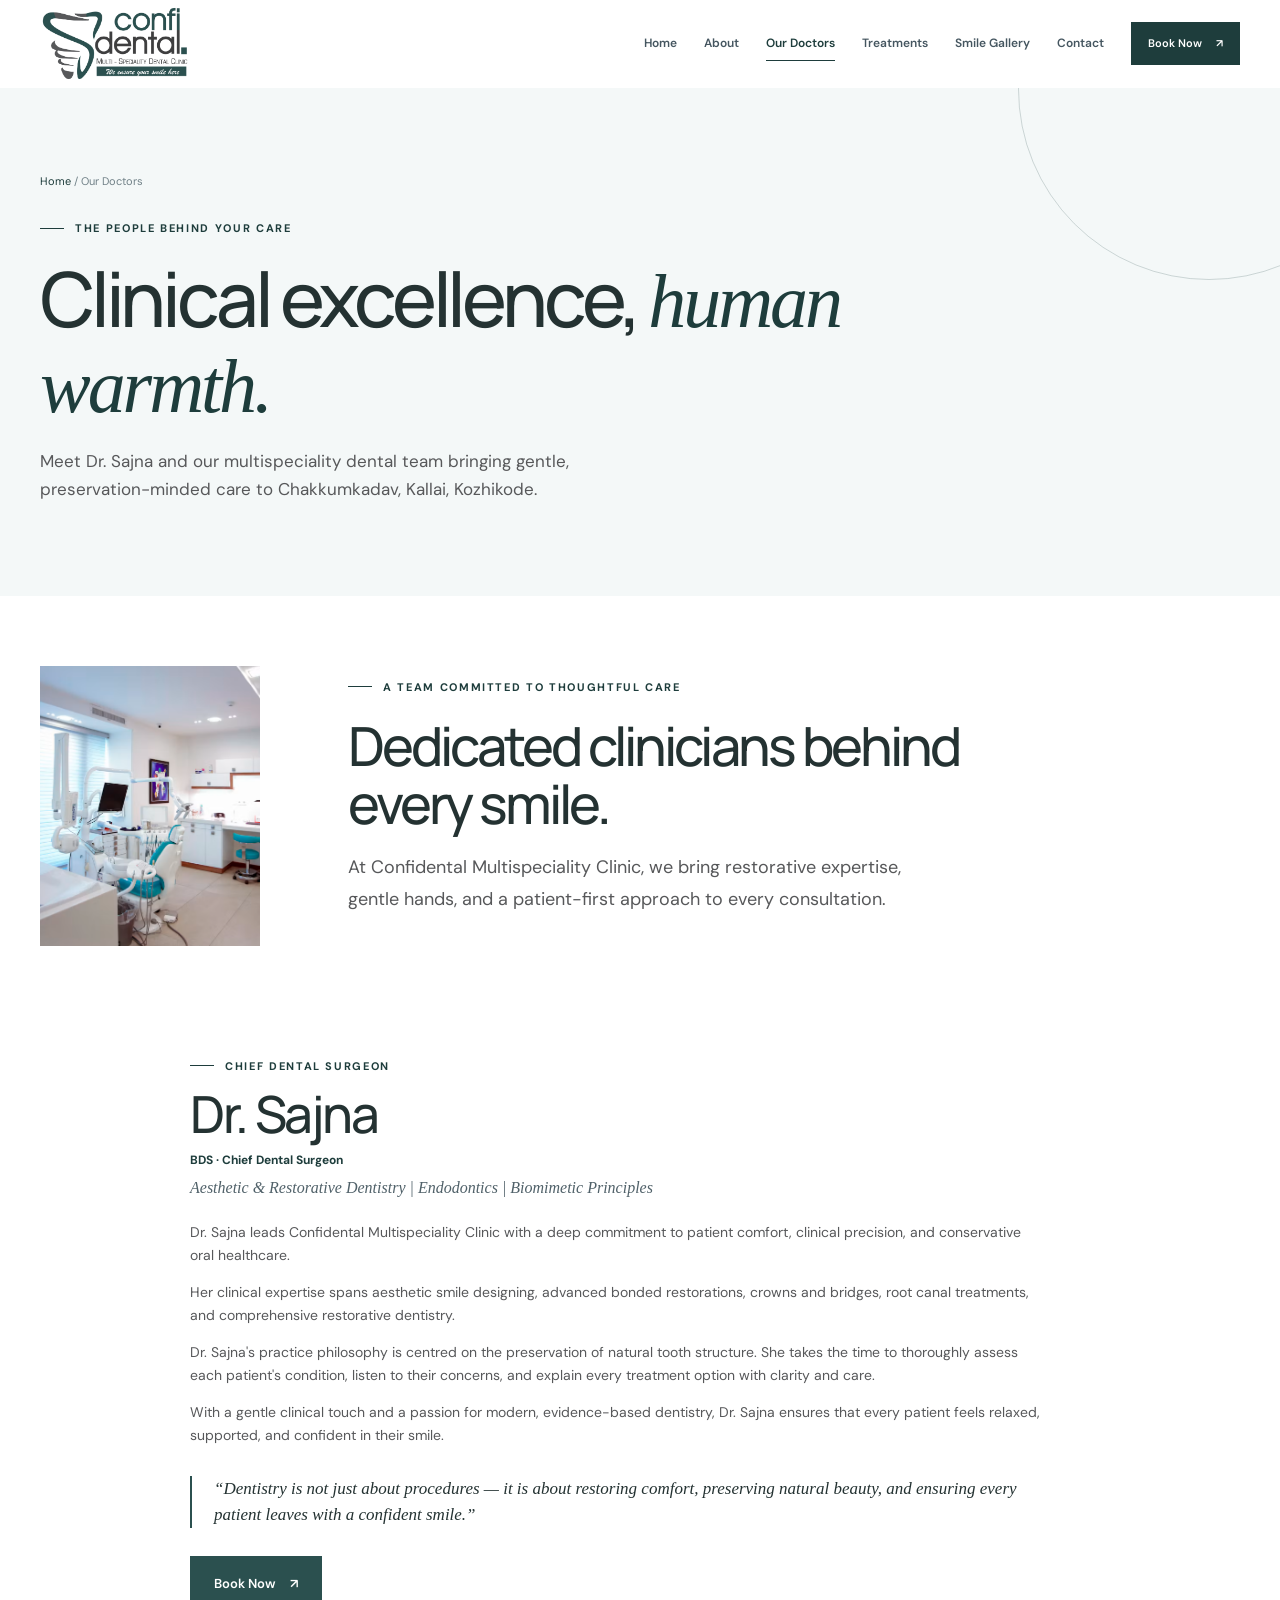
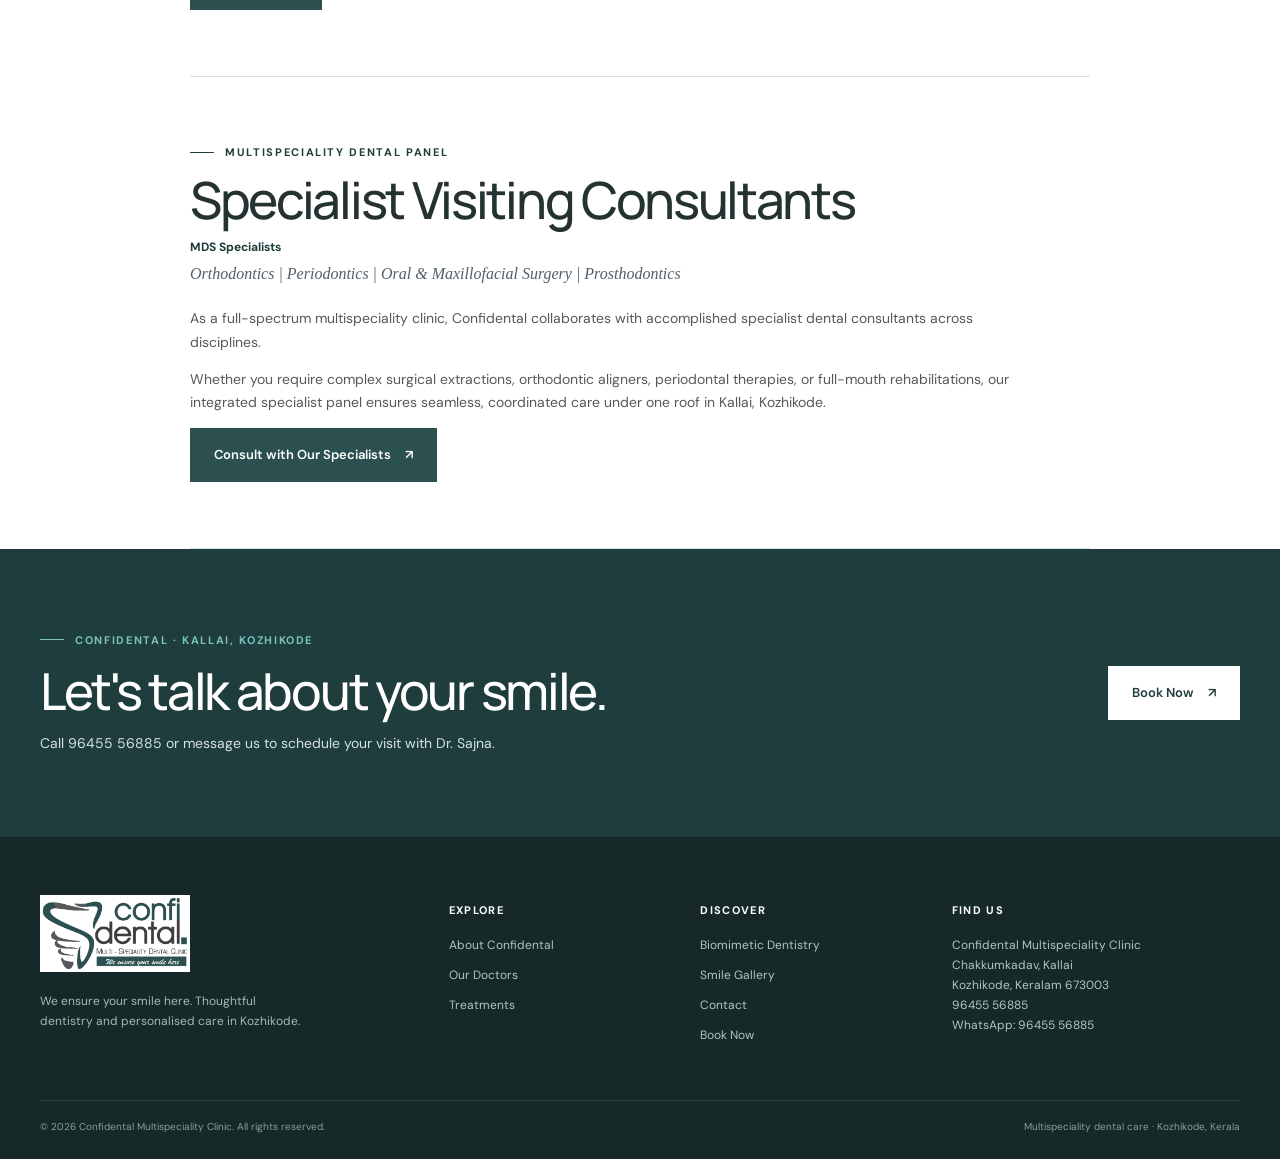
<file: doctors.html>
﻿<!doctype html>
<html lang="en">

<head>
    <meta charset="utf-8">
    <meta name="viewport" content="width=device-width, initial-scale=1">
    <title>Our Doctors | Confidental Multispeciality Clinic, Kozhikode</title>
    <meta name="description"
        content="Meet Dr. Sajna, Chief Dental Surgeon at Confidental Multispeciality Clinic, Chakkumkadav, Kallai, Kozhikode. Dedicated to gentle, precision dental care.">
    <meta property="og:title" content="Meet Our Doctors | Confidental Multispeciality Clinic">
    <meta property="og:description"
        content="Experienced, patient-centred multispeciality dental care in Kozhikode, Kerala.">
    <meta property="og:type" content="website">
    <link rel="icon" href="clinic-logo.ico" type="image/x-icon">
    <link rel="stylesheet" href="css/style.css">
    <script defer src="js/config.js"></script>
    <script defer src="js/main.js"></script>
</head>

<body>
    <header class="site-header">
        <div class="wrap nav-wrap"><a class="brand" href="index.html"
                aria-label="Confidental Multispeciality Clinic home"><img src="clinic-logo.png"
                    alt="Confidental Multispeciality Clinic"></a><button class="menu-toggle"
                aria-label="Open navigation" aria-expanded="false"><span></span><span></span><span></span></button>
            <nav class="nav" aria-label="Main navigation"><a href="index.html">Home</a><a href="about.html">About</a><a
                    href="doctors.html" aria-current="page">Our Doctors</a><a href="treatments.html">Treatments</a><a
                    href="gallery.html">Smile Gallery</a><a href="contact.html">Contact</a><a class="btn"
                    href="https://confidentalclinicwebapp.vercel.app/booking.html">Book Now <span>↗</span></a></nav>
        </div>
    </header>
    <main>
        <section class="page-hero">
            <div class="wrap">
                <div class="breadcrumb"><a href="index.html">Home</a> / Our Doctors</div>
                <div class="eyebrow">The people behind your care</div>
                <h1 class="display">Clinical excellence, <em>human warmth.</em></h1>
                <p>Meet Dr. Sajna and our multispeciality dental team bringing gentle, preservation-minded care to
                    Chakkumkadav, Kallai, Kozhikode.</p>
            </div>
        </section>
        <section class="section doctor-intro">
            <div class="wrap doctors-photo-row">
                <div class="doctors-photo"><img src="images/optimized/clinicians.png"
                        alt="Confidental Multispeciality Clinic doctors" loading="lazy"></div>
                <div>
                    <div class="eyebrow">A team committed to thoughtful care</div>
                    <h2 class="display">Dedicated clinicians behind every smile.</h2>
                    <p class="lead">At Confidental Multispeciality Clinic, we bring restorative expertise, gentle hands,
                        and a patient-first approach to every consultation.</p>
                </div>
            </div>
        </section>
        <section class="wrap doctor-profiles">
            <article class="doctor-profile doctor-profile-text">
                <div class="doctor-info reveal">
                    <div class="eyebrow">Chief Dental Surgeon</div>
                    <h2>Dr. Sajna</h2>
                    <div class="doctor-role">BDS · Chief Dental Surgeon</div>
                    <div class="doctor-credentials">Aesthetic & Restorative Dentistry | Endodontics | Biomimetic
                        Principles</div>
                    <p>Dr. Sajna leads Confidental Multispeciality Clinic with a deep commitment to patient comfort,
                        clinical precision, and conservative oral healthcare.</p>
                    <p>Her clinical expertise spans aesthetic smile designing, advanced bonded restorations, crowns and
                        bridges, root canal treatments, and comprehensive restorative dentistry.</p>
                    <p>Dr. Sajna's practice philosophy is centred on the preservation of natural tooth structure. She
                        takes the time to thoroughly assess each patient's condition, listen to their concerns, and
                        explain every treatment option with clarity and care.</p>
                    <p>With a gentle clinical touch and a passion for modern, evidence-based dentistry, Dr. Sajna
                        ensures that every patient feels relaxed, supported, and confident in their smile.</p>
                    <blockquote class="quote">“Dentistry is not just about procedures — it is about restoring comfort,
                        preserving natural beauty, and ensuring every patient leaves with a confident smile.”
                    </blockquote><a class="btn btn-green" href="https://confidentalclinicwebapp.vercel.app/booking.html">Book Now <span>↗</span></a>
                </div>
            </article>
            <article class="doctor-profile doctor-profile-text">
                <div class="doctor-info reveal">
                    <div class="eyebrow">Multispeciality Dental Panel</div>
                    <h2>Specialist Visiting Consultants</h2>
                    <div class="doctor-role">MDS Specialists</div>
                    <div class="doctor-credentials">Orthodontics | Periodontics | Oral & Maxillofacial Surgery |
                        Prosthodontics</div>
                    <p>As a full-spectrum multispeciality clinic, Confidental collaborates with accomplished specialist
                        dental consultants across disciplines.</p>
                    <p>Whether you require complex surgical extractions, orthodontic aligners, periodontal therapies, or
                        full-mouth rehabilitations, our integrated specialist panel ensures seamless, coordinated care
                        under one roof in Kallai, Kozhikode.</p><a class="btn btn-green" href="contact.html">Consult
                        with Our Specialists <span>↗</span></a>
                </div>
            </article>
        </section>
        <section class="cta-section">
            <div class="wrap cta-row">
                <div>
                    <div class="eyebrow">Confidental · Kallai, Kozhikode</div>
                    <h2>Let's talk about your smile.</h2>
                    <p>Call 96455 56885 or message us to schedule your visit with Dr. Sajna.</p>
                </div><a class="btn" href="https://confidentalclinicwebapp.vercel.app/booking.html">Book Now <span>↗</span></a>
            </div>
        </section>
    </main>
    <footer class="footer">
        <div class="wrap">
            <div class="footer-grid">
                <div class="footer-brand"><img src="clinic-logo.png" alt="Confidental Multispeciality Clinic">
                    <p>We ensure your smile here. Thoughtful dentistry and personalised care in Kozhikode.</p>
                </div>
                <div>
                    <h4>Explore</h4>
                    <div class="footer-links"><a href="about.html">About Confidental</a><a href="doctors.html">Our
                            Doctors</a><a href="treatments.html">Treatments</a></div>
                </div>
                <div>
                    <h4>Discover</h4>
                    <div class="footer-links"><a href="biomimetic.html">Biomimetic Dentistry</a><a
                            href="gallery.html">Smile Gallery</a><a href="contact.html">Contact</a><a href="https://confidentalclinicwebapp.vercel.app/booking.html">Book Now</a></div>
                </div>
                <div class="footer-contact">
                    <h4>Find us</h4>
                    <p>Confidental Multispeciality Clinic<br>Chakkumkadav, Kallai<br>Kozhikode, Keralam 673003</p>
                    <p><a data-contact="phone" href="tel:+919645556885">96455 56885</a></p>
                    <p><a data-contact="whatsapp" href="https://wa.me/919645556885">WhatsApp: 96455 56885</a></p>
                </div>
            </div>
            <div class="footer-bottom"><span>© <span data-year>2026</span> Confidental Multispeciality Clinic. All
                    rights reserved.</span><span>Multispeciality dental care · Kozhikode, Kerala</span></div>
        </div>
    </footer>
</body>

</html>
</file>
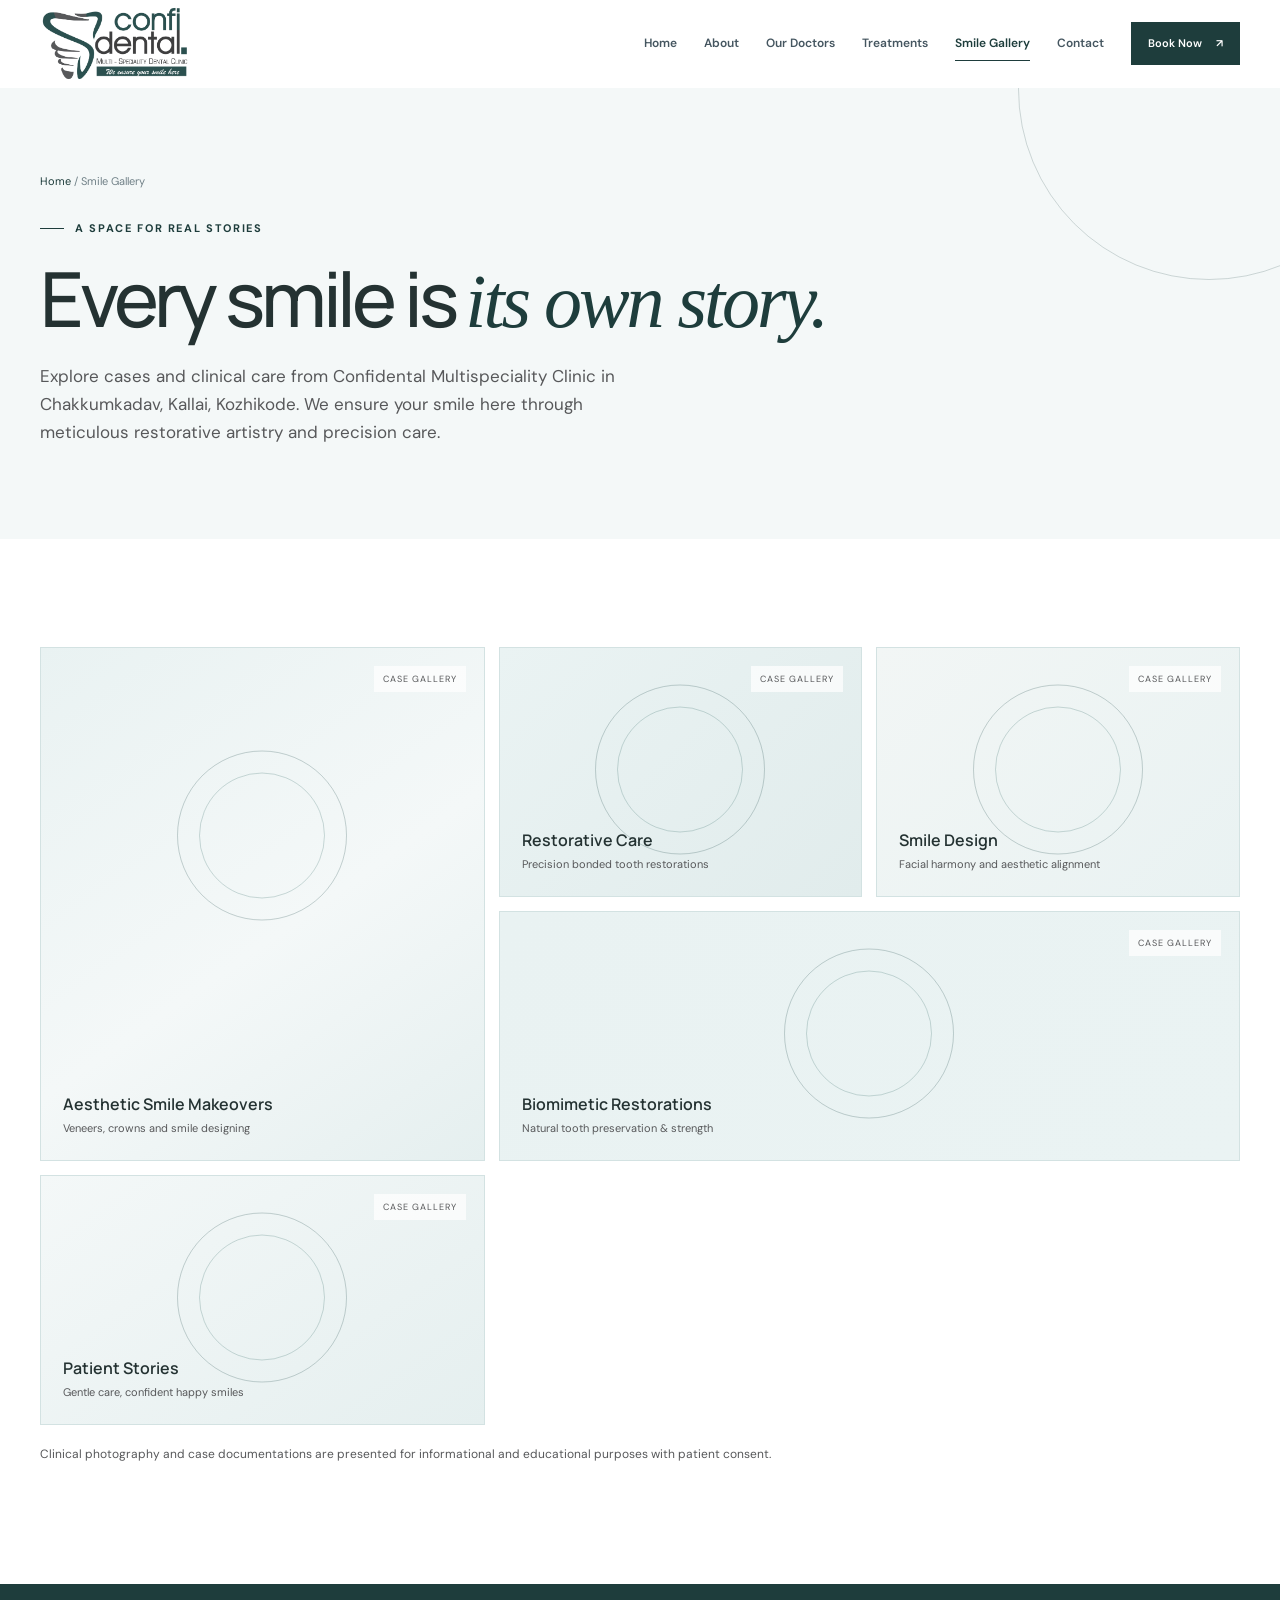
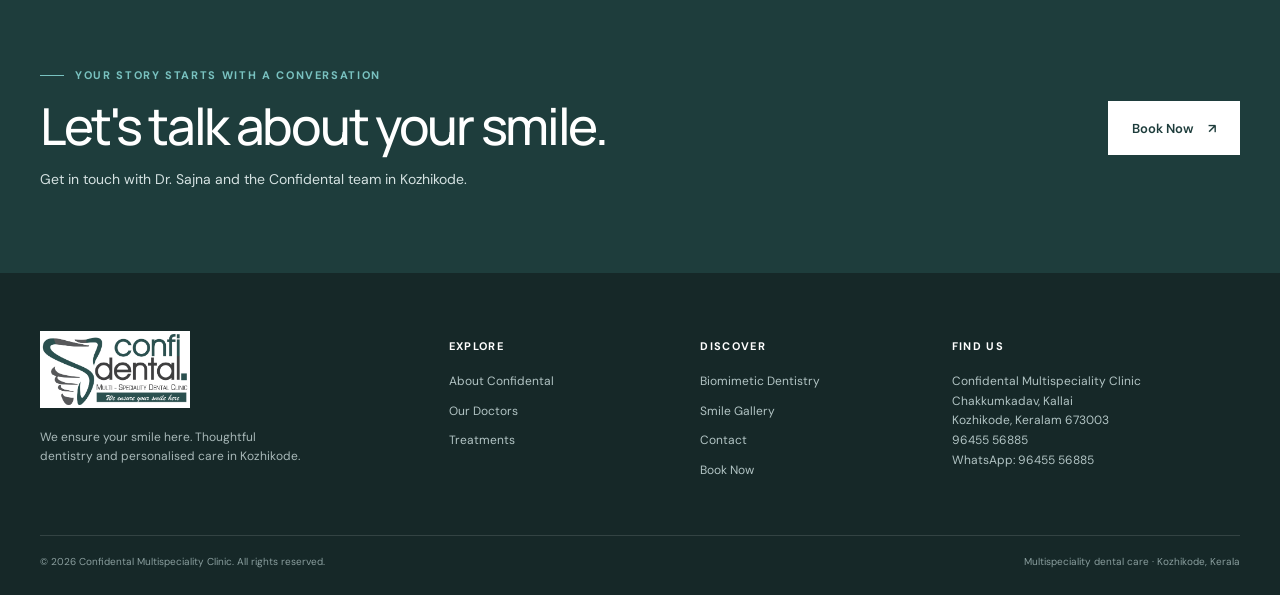
<file: gallery.html>
﻿<!doctype html>
<html lang="en">

<head>
    <meta charset="utf-8">
    <meta name="viewport" content="width=device-width, initial-scale=1">
    <title>Smile Gallery | Confidental Multispeciality Clinic Kozhikode</title>
    <meta name="description"
        content="Smile Gallery and clinical care showcase for Confidental Multispeciality Clinic in Chakkumkadav, Kallai, Kozhikode.">
    <meta property="og:title" content="Smile Gallery | Confidental Multispeciality Clinic">
    <meta property="og:description" content="We ensure your smile here. Verified clinical excellence in Kozhikode.">
    <meta property="og:type" content="website">
    <link rel="icon" href="clinic-logo.ico" type="image/x-icon">
    <link rel="stylesheet" href="css/style.css">
    <script defer src="js/config.js"></script>
    <script defer src="js/main.js"></script>
    <script defer src="js/gallery.js"></script>
</head>

<body>
    <header class="site-header">
        <div class="wrap nav-wrap"><a class="brand" href="index.html"
                aria-label="Confidental Multispeciality Clinic home"><img src="clinic-logo.png"
                    alt="Confidental Multispeciality Clinic"></a><button class="menu-toggle"
                aria-label="Open navigation" aria-expanded="false"><span></span><span></span><span></span></button>
            <nav class="nav" aria-label="Main navigation"><a href="index.html">Home</a><a href="about.html">About</a><a
                    href="doctors.html">Our Doctors</a><a href="treatments.html">Treatments</a><a href="gallery.html"
                    aria-current="page">Smile Gallery</a><a href="contact.html">Contact</a><a class="btn"
                    href="https://confidentalclinicwebapp.vercel.app/booking.html">Book Now <span>↗</span></a></nav>
        </div>
    </header>
    <main>
        <section class="page-hero">
            <div class="wrap">
                <div class="breadcrumb"><a href="index.html">Home</a> / Smile Gallery</div>
                <div class="eyebrow">A space for real stories</div>
                <h1 class="display">Every smile is <em>its own story.</em></h1>
                <p>Explore cases and clinical care from Confidental Multispeciality Clinic in Chakkumkadav, Kallai,
                    Kozhikode. We ensure your smile here through meticulous restorative artistry and precision care.</p>
            </div>
        </section>
        <section class="section">
            <div class="wrap">
                <div class="gallery-grid">
                    <article class="gallery-item reveal">
                        <div class="gallery-orbit"></div><span class="placeholder-tag">Case Gallery</span>
                        <div>
                            <h3>Aesthetic Smile Makeovers</h3>
                            <p>Veneers, crowns and smile designing</p>
                        </div><button data-gallery-open aria-label="Preview gallery placeholder"></button>
                    </article>
                    <article class="gallery-item reveal">
                        <div class="gallery-orbit"></div><span class="placeholder-tag">Case Gallery</span>
                        <div>
                            <h3>Restorative Care</h3>
                            <p>Precision bonded tooth restorations</p>
                        </div><button data-gallery-open aria-label="Preview restorative placeholder"></button>
                    </article>
                    <article class="gallery-item reveal">
                        <div class="gallery-orbit"></div><span class="placeholder-tag">Case Gallery</span>
                        <div>
                            <h3>Smile Design</h3>
                            <p>Facial harmony and aesthetic alignment</p>
                        </div><button data-gallery-open aria-label="Preview smile design placeholder"></button>
                    </article>
                    <article class="gallery-item reveal">
                        <div class="gallery-orbit"></div><span class="placeholder-tag">Case Gallery</span>
                        <div>
                            <h3>Biomimetic Restorations</h3>
                            <p>Natural tooth preservation & strength</p>
                        </div><button data-gallery-open aria-label="Preview biomimetic placeholder"></button>
                    </article>
                    <article class="gallery-item reveal">
                        <div class="gallery-orbit"></div><span class="placeholder-tag">Case Gallery</span>
                        <div>
                            <h3>Patient Stories</h3>
                            <p>Gentle care, confident happy smiles</p>
                        </div><button data-gallery-open aria-label="Preview patient story placeholder"></button>
                    </article>
                </div>
                <p class="gallery-note">Clinical photography and case documentations are presented for informational and
                    educational purposes with patient consent.</p>
            </div>
        </section>
        <section class="cta-section">
            <div class="wrap cta-row">
                <div>
                    <div class="eyebrow">Your story starts with a conversation</div>
                    <h2>Let's talk about your smile.</h2>
                    <p>Get in touch with Dr. Sajna and the Confidental team in Kozhikode.</p>
                </div><a class="btn" href="https://confidentalclinicwebapp.vercel.app/booking.html">Book Now <span>↗</span></a>
            </div>
        </section>
    </main>
    <div class="lightbox" role="dialog" aria-modal="true" aria-label="Gallery image preview"><button
            class="lightbox-close" aria-label="Close preview">×</button>
        <div class="lightbox-inner">
            <div class="placeholder-large"><span>Confidental Multispeciality Clinic</span></div>
            <h3>Smile Transformation Showcase</h3>
            <p>We ensure your smile here. Visit us in Chakkumkadav, Kallai, Kozhikode.</p>
        </div>
    </div>
    <footer class="footer">
        <div class="wrap">
            <div class="footer-grid">
                <div class="footer-brand"><img src="clinic-logo.png" alt="Confidental Multispeciality Clinic">
                    <p>We ensure your smile here. Thoughtful dentistry and personalised care in Kozhikode.</p>
                </div>
                <div>
                    <h4>Explore</h4>
                    <div class="footer-links"><a href="about.html">About Confidental</a><a href="doctors.html">Our
                            Doctors</a><a href="treatments.html">Treatments</a></div>
                </div>
                <div>
                    <h4>Discover</h4>
                    <div class="footer-links"><a href="biomimetic.html">Biomimetic Dentistry</a><a
                            href="gallery.html">Smile Gallery</a><a href="contact.html">Contact</a><a
                            href="https://confidentalclinicwebapp.vercel.app/booking.html">Book Now</a></div>
                </div>
                <div class="footer-contact">
                    <h4>Find us</h4>
                    <p>Confidental Multispeciality Clinic<br>Chakkumkadav, Kallai<br>Kozhikode, Keralam 673003</p>
                    <p><a data-contact="phone" href="tel:+919645556885">96455 56885</a></p>
                    <p><a data-contact="whatsapp" href="https://wa.me/919645556885">WhatsApp: 96455 56885</a></p>
                </div>
            </div>
            <div class="footer-bottom"><span>© <span data-year>2026</span> Confidental Multispeciality Clinic. All
                    rights reserved.</span><span>Multispeciality dental care · Kozhikode, Kerala</span></div>
        </div>
    </footer>
</body>

</html>
</file>
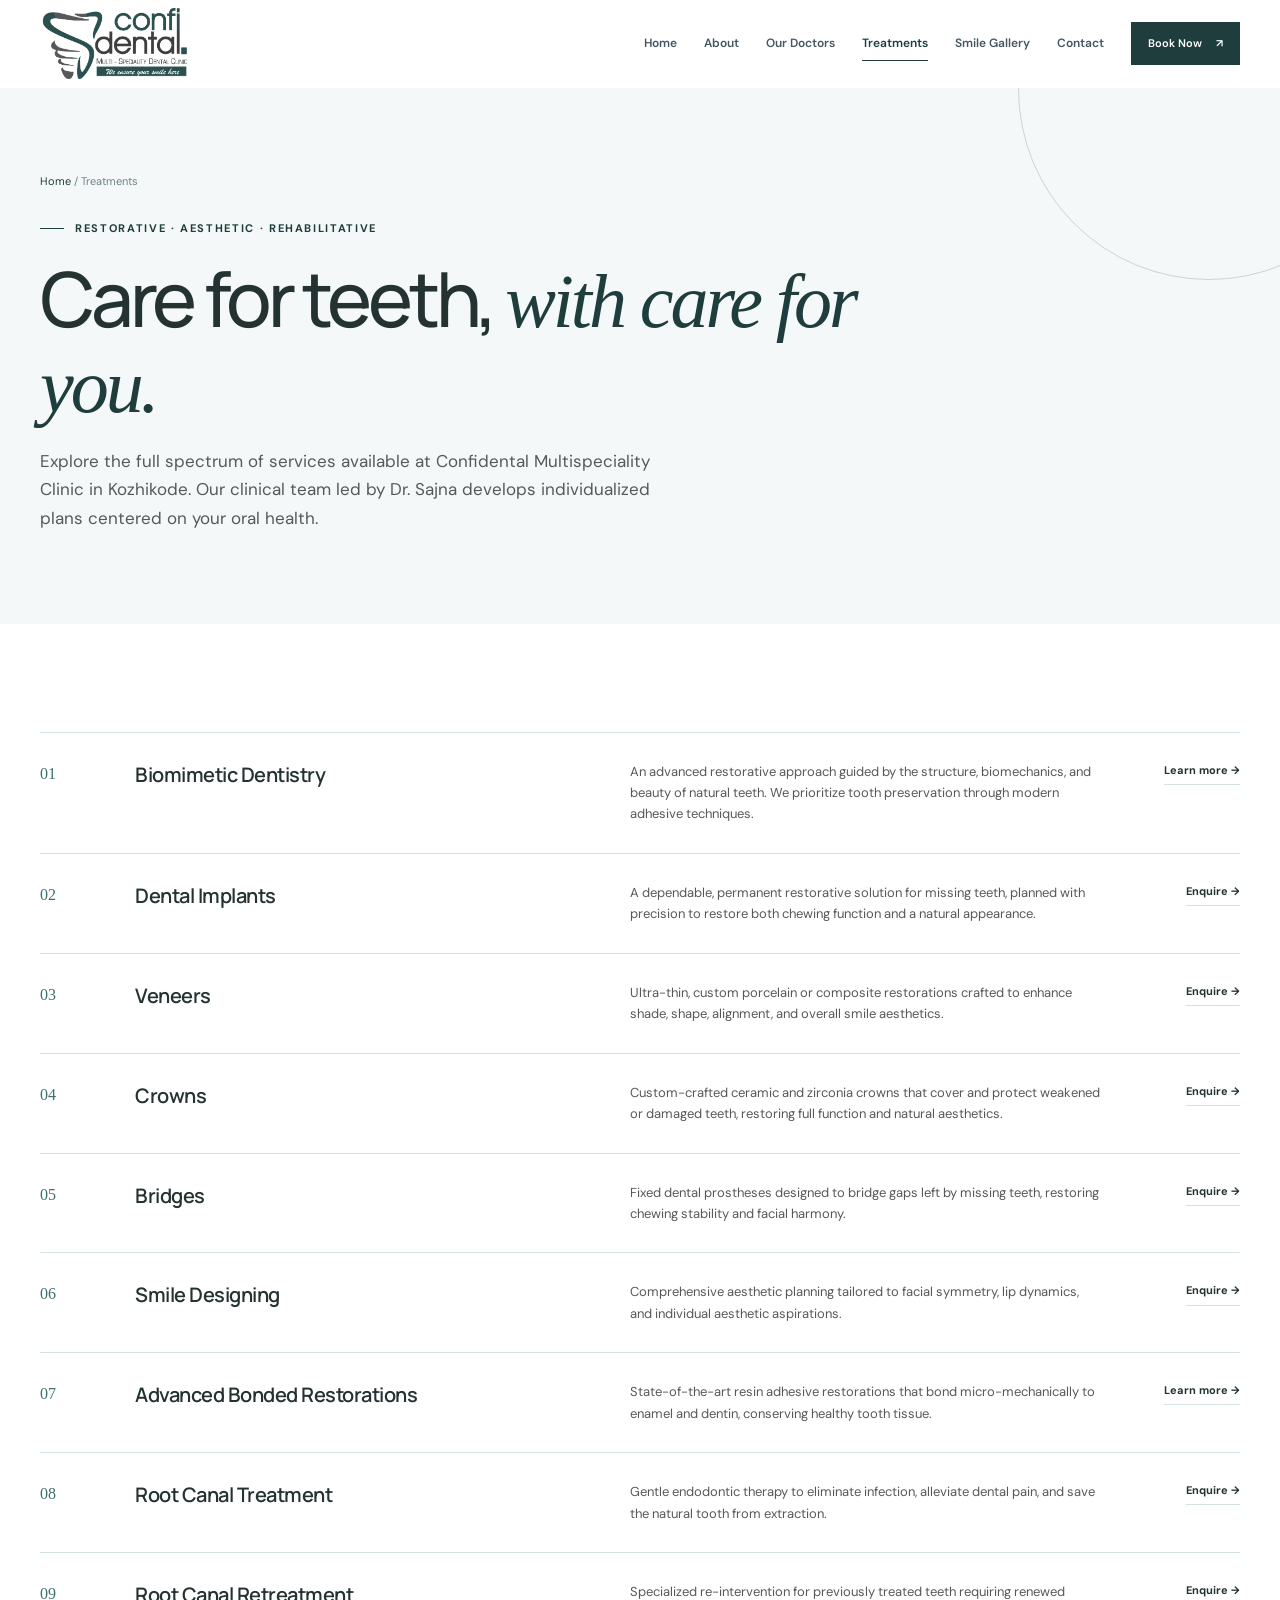
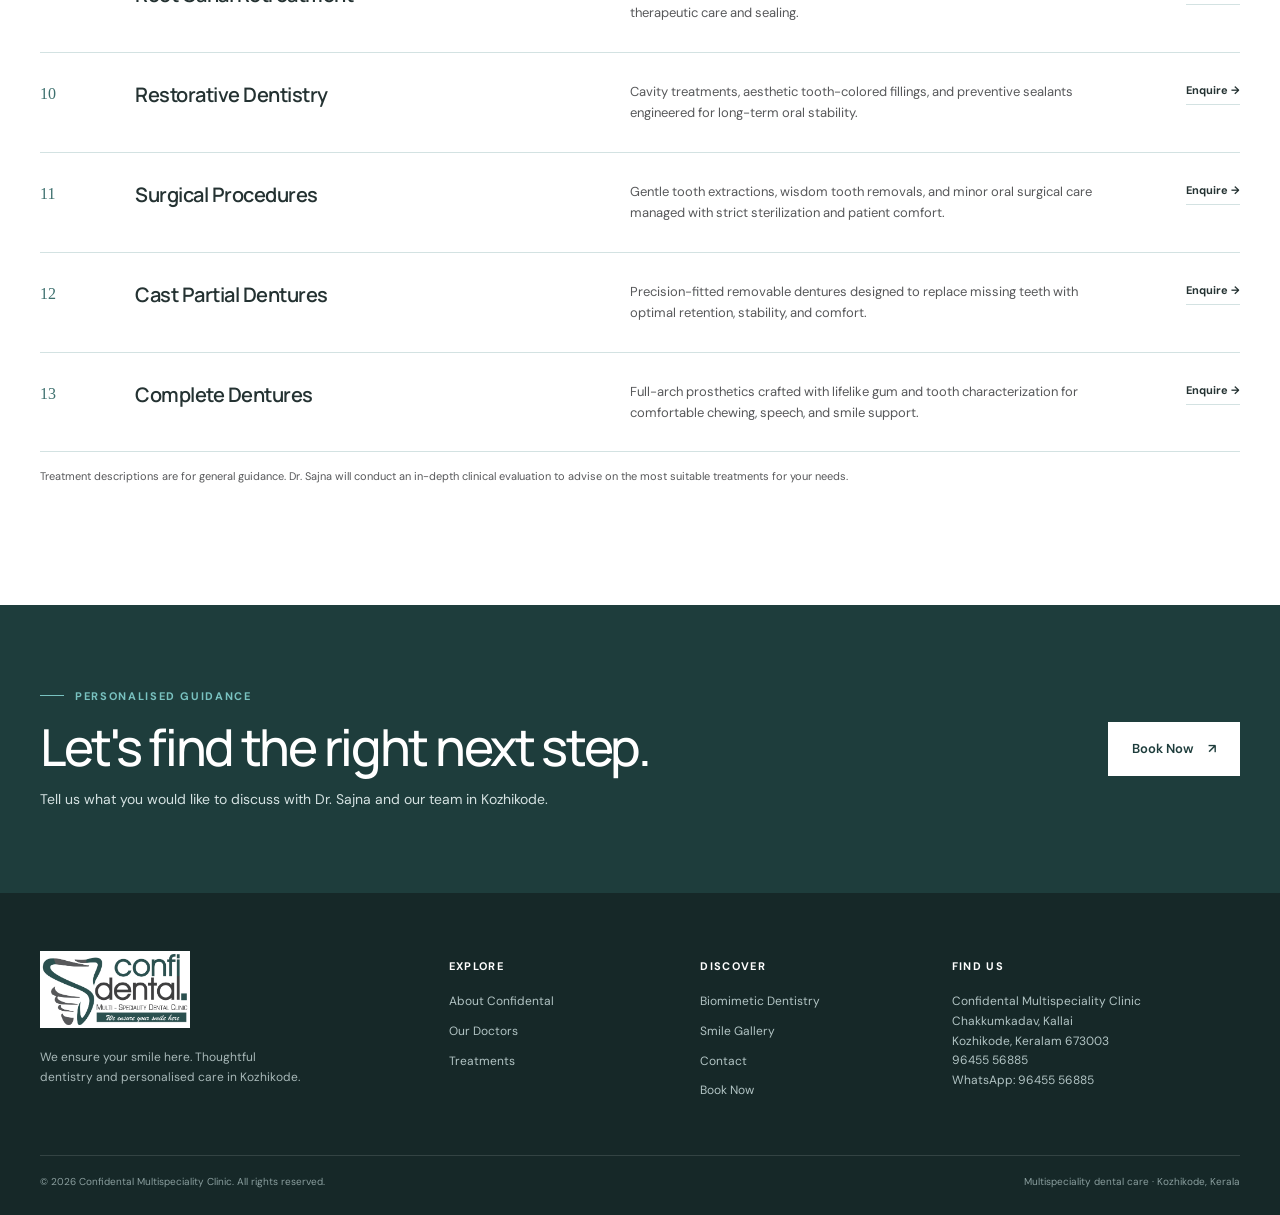
<file: treatments.html>
﻿<!doctype html>
<html lang="en">

<head>
    <meta charset="utf-8">
    <meta name="viewport" content="width=device-width, initial-scale=1">
    <title>Dental Treatments & Services | Confidental Multispeciality Clinic Kozhikode</title>
    <meta name="description"
        content="Explore restorative, aesthetic, and rehabilitative dental services at Confidental Multispeciality Clinic in Chakkumkadav, Kallai, Kozhikode, led by Dr. Sajna.">
    <meta property="og:title" content="Treatments & Services | Confidental Multispeciality Clinic">
    <meta property="og:description" content="Thoughtful, comprehensive dental treatment options in Kozhikode, Kerala.">
    <meta property="og:type" content="website">
    <link rel="icon" href="clinic-logo.ico" type="image/x-icon">
    <link rel="stylesheet" href="css/style.css">
    <script defer src="js/config.js"></script>
    <script defer src="js/main.js"></script>
</head>

<body>
    <header class="site-header">
        <div class="wrap nav-wrap"><a class="brand" href="index.html"
                aria-label="Confidental Multispeciality Clinic home"><img src="clinic-logo.png"
                    alt="Confidental Multispeciality Clinic"></a><button class="menu-toggle"
                aria-label="Open navigation" aria-expanded="false"><span></span><span></span><span></span></button>
            <nav class="nav" aria-label="Main navigation"><a href="index.html">Home</a><a href="about.html">About</a><a
                    href="doctors.html">Our Doctors</a><a href="treatments.html" aria-current="page">Treatments</a><a
                    href="gallery.html">Smile Gallery</a><a href="contact.html">Contact</a><a class="btn"
                    href="https://confidentalclinicwebapp.vercel.app/booking.html">Book Now <span>↗</span></a></nav>
        </div>
    </header>
    <main>
        <section class="page-hero">
            <div class="wrap">
                <div class="breadcrumb"><a href="index.html">Home</a> / Treatments</div>
                <div class="eyebrow">Restorative · Aesthetic · Rehabilitative</div>
                <h1 class="display">Care for teeth, <em>with care for you.</em></h1>
                <p>Explore the full spectrum of services available at Confidental Multispeciality Clinic in Kozhikode.
                    Our clinical team led by Dr. Sajna develops individualized plans centered on your oral health.</p>
            </div>
        </section>
        <section class="section">
            <div class="wrap">
                <div class="treatment-list">
                    <article class="treatment-row reveal" id="biomimetic"><span class="number">01</span>
                        <h2>Biomimetic Dentistry</h2>
                        <p>An advanced restorative approach guided by the structure, biomechanics, and beauty of natural
                            teeth. We prioritize tooth preservation through modern adhesive techniques.</p><a
                            class="text-link" href="biomimetic.html">Learn more →</a>
                    </article>
                    <article class="treatment-row reveal" id="implants"><span class="number">02</span>
                        <h2>Dental Implants</h2>
                        <p>A dependable, permanent restorative solution for missing teeth, planned with precision to
                            restore both chewing function and a natural appearance.</p><a class="text-link"
                            href="contact.html">Enquire →</a>
                    </article>
                    <article class="treatment-row reveal" id="veneers"><span class="number">03</span>
                        <h2>Veneers</h2>
                        <p>Ultra-thin, custom porcelain or composite restorations crafted to enhance shade, shape,
                            alignment, and overall smile aesthetics.</p><a class="text-link" href="contact.html">Enquire
                            →</a>
                    </article>
                    <article class="treatment-row reveal" id="crowns"><span class="number">04</span>
                        <h2>Crowns</h2>
                        <p>Custom-crafted ceramic and zirconia crowns that cover and protect weakened or damaged teeth,
                            restoring full function and natural aesthetics.</p><a class="text-link"
                            href="contact.html">Enquire →</a>
                    </article>
                    <article class="treatment-row reveal" id="bridges"><span class="number">05</span>
                        <h2>Bridges</h2>
                        <p>Fixed dental prostheses designed to bridge gaps left by missing teeth, restoring chewing
                            stability and facial harmony.</p><a class="text-link" href="contact.html">Enquire →</a>
                    </article>
                    <article class="treatment-row reveal" id="smile-designing"><span class="number">06</span>
                        <h2>Smile Designing</h2>
                        <p>Comprehensive aesthetic planning tailored to facial symmetry, lip dynamics, and individual
                            aesthetic aspirations.</p><a class="text-link" href="contact.html">Enquire →</a>
                    </article>
                    <article class="treatment-row reveal" id="bonded"><span class="number">07</span>
                        <h2>Advanced Bonded Restorations</h2>
                        <p>State-of-the-art resin adhesive restorations that bond micro-mechanically to enamel and
                            dentin, conserving healthy tooth tissue.</p><a class="text-link"
                            href="biomimetic.html">Learn more →</a>
                    </article>
                    <article class="treatment-row reveal" id="root-canal"><span class="number">08</span>
                        <h2>Root Canal Treatment</h2>
                        <p>Gentle endodontic therapy to eliminate infection, alleviate dental pain, and save the natural
                            tooth from extraction.</p><a class="text-link" href="contact.html">Enquire →</a>
                    </article>
                    <article class="treatment-row reveal" id="retreatment"><span class="number">09</span>
                        <h2>Root Canal Retreatment</h2>
                        <p>Specialized re-intervention for previously treated teeth requiring renewed therapeutic care
                            and sealing.</p><a class="text-link" href="contact.html">Enquire →</a>
                    </article>
                    <article class="treatment-row reveal" id="restorative"><span class="number">10</span>
                        <h2>Restorative Dentistry</h2>
                        <p>Cavity treatments, aesthetic tooth-colored fillings, and preventive sealants engineered for
                            long-term oral stability.</p><a class="text-link" href="contact.html">Enquire →</a>
                    </article>
                    <article class="treatment-row reveal" id="surgical"><span class="number">11</span>
                        <h2>Surgical Procedures</h2>
                        <p>Gentle tooth extractions, wisdom tooth removals, and minor oral surgical care managed with
                            strict sterilization and patient comfort.</p><a class="text-link"
                            href="contact.html">Enquire →</a>
                    </article>
                    <article class="treatment-row reveal" id="cast-partial"><span class="number">12</span>
                        <h2>Cast Partial Dentures</h2>
                        <p>Precision-fitted removable dentures designed to replace missing teeth with optimal retention,
                            stability, and comfort.</p><a class="text-link" href="contact.html">Enquire →</a>
                    </article>
                    <article class="treatment-row reveal" id="dentures"><span class="number">13</span>
                        <h2>Complete Dentures</h2>
                        <p>Full-arch prosthetics crafted with lifelike gum and tooth characterization for comfortable
                            chewing, speech, and smile support.</p><a class="text-link" href="contact.html">Enquire
                            →</a>
                    </article>
                </div>
                <p class="notice">Treatment descriptions are for general guidance. Dr. Sajna will conduct an in-depth
                    clinical evaluation to advise on the most suitable treatments for your needs.</p>
            </div>
        </section>
        <section class="cta-section">
            <div class="wrap cta-row">
                <div>
                    <div class="eyebrow">Personalised guidance</div>
                    <h2>Let's find the right next step.</h2>
                    <p>Tell us what you would like to discuss with Dr. Sajna and our team in Kozhikode.</p>
                </div><a class="btn" href="https://confidentalclinicwebapp.vercel.app/booking.html">Book Now <span>↗</span></a>
            </div>
        </section>
    </main>
    <footer class="footer">
        <div class="wrap">
            <div class="footer-grid">
                <div class="footer-brand"><img src="clinic-logo.png" alt="Confidental Multispeciality Clinic">
                    <p>We ensure your smile here. Thoughtful dentistry and personalised care in Kozhikode.</p>
                </div>
                <div>
                    <h4>Explore</h4>
                    <div class="footer-links"><a href="about.html">About Confidental</a><a href="doctors.html">Our
                            Doctors</a><a href="treatments.html">Treatments</a></div>
                </div>
                <div>
                    <h4>Discover</h4>
                    <div class="footer-links"><a href="biomimetic.html">Biomimetic Dentistry</a><a
                            href="gallery.html">Smile Gallery</a><a href="contact.html">Contact</a><a href="https://confidentalclinicwebapp.vercel.app/booking.html">Book Now</a></div>
                </div>
                <div class="footer-contact">
                    <h4>Find us</h4>
                    <p>Confidental Multispeciality Clinic<br>Chakkumkadav, Kallai<br>Kozhikode, Keralam 673003</p>
                    <p><a data-contact="phone" href="tel:+919645556885">96455 56885</a></p>
                    <p><a data-contact="whatsapp" href="https://wa.me/919645556885">WhatsApp: 96455 56885</a></p>
                </div>
            </div>
            <div class="footer-bottom"><span>© <span data-year>2026</span> Confidental Multispeciality Clinic. All
                    rights reserved.</span><span>Multispeciality dental care · Kozhikode, Kerala</span></div>
        </div>
    </footer>
</body>

</html>
</file>
<file: css/style.css>
@import url('https://fonts.googleapis.com/css2?family=DM+Sans:wght@400;500;600;700&family=Manrope:wght@400;500;600;700&display=swap');

:root {
    --ink: #243232;
    --muted: #57585a;
    --green: #2b504f;
    --deep: #1e3d3c;
    --blue: #3d706e;
    --soft: #f4f8f8;
    --pale: #e9f2f2;
    --line: #d3e2e2;
    --serif: Georgia, 'Times New Roman', serif;
    --sans: 'DM Sans', Arial, sans-serif;
    --display: Manrope, 'DM Sans', sans-serif;
    --wrap: 1200px;
    --ease: cubic-bezier(.2, .7, .2, 1)
}

* {
    box-sizing: border-box
}

html {
    scroll-behavior: smooth;
    scroll-padding-top: 100px
}

body {
    margin: 0;
    color: var(--ink);
    font: 16px/1.65 var(--sans);
    background: #fff;
    -webkit-font-smoothing: antialiased
}

img {
    display: block;
    max-width: 100%
}

a {
    color: inherit;
    text-decoration: none
}

button,
input,
select,
textarea {
    font: inherit
}

button,
a {
    -webkit-tap-highlight-color: transparent
}

.wrap {
    width: min(var(--wrap), calc(100% - 64px));
    margin-inline: auto
}

.eyebrow {
    display: flex;
    align-items: center;
    gap: 11px;
    color: var(--deep);
    font-size: 11px;
    font-weight: 700;
    letter-spacing: .15em;
    text-transform: uppercase
}

.eyebrow:before {
    content: '';
    width: 24px;
    height: 1px;
    background: currentColor
}

.display {
    font: 500 clamp(40px, 6vw, 76px)/1.08 var(--display);
    letter-spacing: -.055em;
    margin: 20px 0
}

.display em {
    font-family: var(--serif);
    font-weight: 400;
    color: var(--deep);
    letter-spacing: -.04em
}

.lead {
    font-size: 18px;
    line-height: 1.75;
    color: var(--muted);
    max-width: 590px
}

.section {
    padding: 108px 0
}

.section-head {
    display: flex;
    align-items: end;
    justify-content: space-between;
    gap: 32px;
    margin-bottom: 44px
}

.section-head .display {
    font-size: clamp(36px, 4vw, 54px);
    margin: 12px 0 0
}

.section-head p {
    max-width: 440px;
    color: var(--muted);
    margin: 0 0 5px
}

.btn {
    min-height: 54px;
    display: inline-flex;
    align-items: center;
    justify-content: center;
    gap: 14px;
    padding: 0 23px;
    border: 1px solid var(--deep);
    background: var(--deep);
    color: #fff;
    font-size: 13px;
    font-weight: 600;
    transition: background .3s, border-color .3s, transform .3s var(--ease);
    cursor: pointer
}

.btn:hover {
    background: var(--green);
    border-color: var(--green);
    transform: translateY(-2px)
}

.btn-light {
    background: transparent;
    color: var(--ink);
    border-color: var(--ink)
}

.btn-light:hover {
    color: #fff;
    background: var(--deep);
    border-color: var(--deep)
}

.btn-green {
    background: var(--green);
    border-color: var(--green)
}

.btn-green:hover {
    background: var(--deep);
    border-color: var(--deep)
}

.text-link {
    display: inline-flex;
    align-items: center;
    gap: 13px;
    font-size: 13px;
    font-weight: 700;
    color: var(--ink);
    border-bottom: 1px solid var(--line);
    padding-bottom: 5px;
    transition: gap .25s, color .25s
}

.text-link:hover {
    gap: 20px;
    color: var(--deep)
}

.site-header {
    height: 88px;
    position: sticky;
    top: 0;
    z-index: 50;
    background: rgba(255, 255, 255, .97);
    border-bottom: 1px solid transparent;
    transition: height .25s, border .25s, box-shadow .25s;
    backdrop-filter: blur(14px)
}

.site-header.scrolled {
    height: 76px;
    border-color: var(--line);
    box-shadow: 0 8px 30px #2432320a
}

.nav-wrap {
    height: 100%;
    display: flex;
    align-items: center;
    justify-content: space-between
}

.brand {
    position: relative;
    display: flex;
    flex: 0 0 150px;
    width: 150px;
    height: 78px;
    align-items: center;
    overflow: hidden
}

.brand img {
    display: block;
    width: 100%;
    height: 100%;
    max-width: 100%;
    object-fit: contain
}

.nav {
    display: flex;
    align-items: center;
    gap: 27px
}

.nav a:not(.btn) {
    font-size: 12px;
    font-weight: 600;
    color: #455660;
    position: relative;
    padding: 8px 0
}

.nav a:not(.btn):after {
    content: '';
    position: absolute;
    height: 1px;
    width: 0;
    bottom: 0;
    left: 0;
    background: var(--deep);
    transition: width .25s
}

.nav a:not(.btn):hover:after,
.nav a[aria-current=page]:after {
    width: 100%
}

.nav a[aria-current=page] {
    color: var(--deep)
}

.nav .btn {
    min-height: 43px;
    padding: 0 16px;
    font-size: 11px
}

.menu-toggle {
    display: none;
    border: 0;
    background: none;
    padding: 10px;
    color: var(--ink)
}

.menu-toggle span {
    display: block;
    width: 23px;
    height: 1px;
    background: currentColor;
    margin: 5px;
    transition: transform .25s, opacity .2s
}

.hero {
    padding: 54px 0 74px;
    overflow: hidden
}

.hero-grid {
    display: grid;
    grid-template-columns: .88fr 1.12fr;
    align-items: center;
    gap: 5.3%;
    min-height: 570px
}

.hero-copy {
    padding: 18px 0 30px;
    position: relative;
    z-index: 2
}

.hero-copy .display {
    max-width: 620px
}

.hero-copy .lead {
    margin: 24px 0 31px
}

.hero-actions {
    display: flex;
    flex-wrap: wrap;
    gap: 12px
}

.hero-art {
    height: 570px;
    position: relative
}

.hero-photo {
    position: absolute;
    inset: 0 0 22px 25px;
    overflow: hidden;
    background: #f2f4f1
}

.hero-photo img {
    width: 100%;
    height: 100%;
    object-fit: cover;
    object-position: center 28%;
    animation: heroIn 1.1s var(--ease) both
}

.hero-art:before {
    content: '';
    position: absolute;
    width: 210px;
    height: 210px;
    border: 1px solid #2b504f55;
    border-radius: 50%;
    left: -65px;
    bottom: 4px;
    z-index: 1;
    animation: leafFloat 7s ease-in-out infinite
}

.hero-art:after {
    content: '';
    position: absolute;
    width: 110px;
    height: 110px;
    border-radius: 50%;
    background: #eaf3f3;
    right: -35px;
    top: -24px;
    z-index: -1
}

.hero-note {
    position: absolute;
    z-index: 2;
    left: -34px;
    bottom: 0;
    background: #fff;
    padding: 17px 21px;
    box-shadow: 0 14px 40px #24323213;
    display: flex;
    align-items: center;
    gap: 13px
}

.note-mark {
    width: 37px;
    height: 37px;
    border-radius: 50%;
    background: var(--pale);
    display: grid;
    place-items: center;
    color: var(--deep);
    font: 20px var(--serif)
}

.hero-note b {
    display: block;
    font-size: 12px
}

.hero-note span {
    font-size: 11px;
    color: var(--muted)
}

.stats {
    border-top: 1px solid var(--line);
    border-bottom: 1px solid var(--line);
    display: grid;
    grid-template-columns: repeat(4, 1fr);
    padding: 29px 0
}

.stat {
    padding: 4px 26px;
    border-right: 1px solid var(--line)
}

.stat:first-child {
    padding-left: 0
}

.stat:last-child {
    border: 0
}

.stat strong {
    font: 500 28px/1.2 var(--display);
    letter-spacing: -.04em;
    color: var(--deep)
}

.stat span {
    display: block;
    color: var(--muted);
    font-size: 11px;
    margin-top: 7px
}

.intro-grid {
    display: grid;
    grid-template-columns: 1fr 1fr;
    gap: 10%;
    align-items: center
}

.intro-copy .display {
    font-size: clamp(38px, 4.6vw, 60px)
}

.intro-image {
    position: relative;
    margin-right: 35px
}

.intro-image img {
    height: 450px;
    width: 100%;
    object-fit: cover
}

.image-caption {
    position: absolute;
    right: -35px;
    bottom: 25px;
    background: #fff;
    padding: 14px 18px;
    font-size: 11px;
    box-shadow: 0 12px 35px #24323215
}

.treatment-grid {
    display: grid;
    grid-template-columns: repeat(4, 1fr);
    border-top: 1px solid var(--line);
    border-left: 1px solid var(--line)
}

.treatment-item {
    min-height: 215px;
    padding: 26px 24px;
    border-right: 1px solid var(--line);
    border-bottom: 1px solid var(--line);
    transition: background .3s
}

.treatment-item:hover {
    background: var(--soft)
}

.treatment-item .num {
    font: 13px var(--serif);
    color: var(--blue)
}

.treatment-item h3 {
    font: 600 17px var(--display);
    margin: 26px 0 9px;
    letter-spacing: -.02em
}

.treatment-item p {
    font-size: 12px;
    color: var(--muted);
    line-height: 1.65;
    margin: 0 0 18px
}

.treatment-item a {
    font-size: 11px;
    font-weight: 700;
    color: var(--deep)
}

.team-section {
    background: var(--soft)
}

.team-grid {
    display: grid;
    grid-template-columns: 1fr .8fr;
    gap: 8%;
    align-items: center
}

.team-photo {
    height: 590px;
    overflow: hidden;
    background: #131823
}

.team-photo img {
    width: 100%;
    height: 100%;
    object-fit: cover;
    object-position: center 30%
}

.team-copy .display {
    font-size: clamp(40px, 4.8vw, 62px)
}

.doctor-mini {
    border-top: 1px solid var(--line);
    padding: 15px 0;
    display: flex;
    align-items: center;
    justify-content: space-between
}

.doctor-mini strong {
    font: 600 15px var(--display)
}

.doctor-mini span {
    font-size: 11px;
    color: var(--muted)
}

.feature-band {
    display: grid;
    grid-template-columns: 1fr 1fr;
    min-height: 510px
}

.feature-image {
    min-height: 510px;
    overflow: hidden
}

.feature-image img {
    height: 100%;
    width: 100%;
    object-fit: cover
}

.feature-copy {
    background: #eaf3f3;
    padding: 80px clamp(36px, 8vw, 120px);
    display: flex;
    flex-direction: column;
    justify-content: center
}

.feature-copy .display {
    font-size: clamp(38px, 4.3vw, 58px)
}

.quote {
    font: italic 20px/1.55 var(--serif);
    color: #243232;
    border-left: 2px solid var(--green);
    padding-left: 22px;
    margin: 28px 0
}

.cta-section {
    background: var(--deep);
    color: #fff;
    padding: 82px 0
}

.cta-row {
    display: flex;
    align-items: center;
    justify-content: space-between;
    gap: 32px
}

.cta-row h2 {
    font: 500 clamp(32px, 4vw, 51px)/1.12 var(--display);
    letter-spacing: -.045em;
    margin: 13px 0
}

.cta-row p {
    color: #d5e2e2;
    font-size: 14px;
    margin: 0
}

.cta-row .eyebrow {
    color: #79c2c0
}

.cta-row .btn {
    background: #fff;
    color: var(--deep);
    border-color: #fff
}

.cta-row .btn:hover {
    background: var(--green);
    border-color: var(--green);
    color: #fff
}

.footer {
    background: #162828;
    color: #d5e2e2;
    padding: 58px 0 24px
}

.footer-grid {
    display: grid;
    grid-template-columns: 1.4fr .8fr .8fr 1.1fr;
    gap: 42px;
    padding-bottom: 48px
}

.footer-brand img {
    width: 150px;
    height: auto;
    filter: none;
    opacity: 1
}

.footer-brand p {
    font-size: 12px;
    color: #a8b8b8;
    max-width: 260px;
    margin: 20px 0
}

.footer h4 {
    font-size: 11px;
    text-transform: uppercase;
    letter-spacing: .12em;
    color: #fff;
    margin: 6px 0 17px
}

.footer-links {
    display: grid;
    gap: 10px
}

.footer-links a,
.footer-contact p {
    font-size: 12px;
    color: #b2c4c4;
    margin: 0
}

.footer-links a:hover {
    color: #fff
}

.footer-bottom {
    display: flex;
    justify-content: space-between;
    border-top: 1px solid #ffffff20;
    padding-top: 18px;
    font-size: 10px;
    color: #8a9e9e
}

.page-hero {
    padding: 84px 0 75px;
    background: var(--soft);
    position: relative;
    overflow: hidden
}

.page-hero:after {
    content: '';
    position: absolute;
    width: 380px;
    height: 380px;
    border: 1px solid #2b504f35;
    border-radius: 50%;
    right: -120px;
    top: -190px
}

.page-hero .display {
    max-width: 850px
}

.page-hero p {
    max-width: 630px;
    color: var(--muted);
    font-size: 17px
}

.breadcrumb {
    font-size: 11px;
    color: #708087;
    margin-bottom: 29px
}

.breadcrumb a {
    color: var(--deep)
}

.page-hero-grid {
    display: grid;
    grid-template-columns: 1.1fr .9fr;
    gap: 8%;
    align-items: center
}

.page-hero-image {
    height: 390px;
    overflow: hidden
}

.page-hero-image img {
    height: 100%;
    width: 100%;
    object-fit: cover
}

.prose {
    max-width: 720px
}

.prose p {
    color: var(--muted);
    margin: 0 0 19px
}

.prose h2 {
    font: 500 34px/1.2 var(--display);
    letter-spacing: -.04em;
    margin: 44px 0 16px
}

.values-grid {
    display: grid;
    grid-template-columns: repeat(3, 1fr);
    gap: 1px;
    background: var(--line);
    border: 1px solid var(--line);
    margin-top: 45px
}

.value {
    background: #fff;
    padding: 29px
}

.value small {
    color: var(--deep);
    letter-spacing: .12em;
    font-size: 10px;
    font-weight: 700
}

.value h3 {
    font: 600 18px var(--display);
    margin: 13px 0 8px
}

.value p {
    font-size: 12px;
    color: var(--muted);
    margin: 0
}

.doctor-profile {
    display: grid;
    grid-template-columns: .8fr 1.2fr;
    gap: 8%;
    padding: 82px 0;
    border-bottom: 1px solid var(--line);
    align-items: center
}

.doctor-profile:nth-child(even) {
    grid-template-columns: 1.2fr .8fr
}

.doctor-profile:nth-child(even) .doctor-portrait {
    order: 2
}

.doctor-portrait {
    height: 580px;
    background: #131823;
    overflow: hidden
}

.doctor-portrait img {
    width: 100%;
    height: 100%;
    object-fit: cover;
    object-position: center 28%
}

.doctor-profile:first-child .doctor-portrait img {
    object-position: 75% center
}

.doctor-profile:nth-child(2) .doctor-portrait img {
    object-position: 20% center
}

.doctor-info h2 {
    font: 500 clamp(35px, 4vw, 52px)/1.1 var(--display);
    letter-spacing: -.045em;
    margin: 10px 0
}

.doctor-role {
    font-size: 12px;
    color: var(--deep);
    font-weight: 700
}

.doctor-credentials {
    font: italic 16px var(--serif);
    color: #506169;
    margin: 8px 0 24px
}

.doctor-info p {
    color: var(--muted);
    font-size: 14px
}

.doctor-info .quote {
    font-size: 17px
}

.treatment-list {
    border-top: 1px solid var(--line)
}

.treatment-row {
    display: grid;
    grid-template-columns: 70px 1fr 1fr 115px;
    gap: 25px;
    align-items: start;
    padding: 28px 0;
    border-bottom: 1px solid var(--line)
}

.treatment-row .number {
    font: 16px var(--serif);
    color: var(--blue);
    padding-top: 4px
}

.treatment-row h2 {
    font: 600 20px var(--display);
    margin: 0;
    letter-spacing: -.025em
}

.treatment-row p {
    margin: 0;
    color: var(--muted);
    font-size: 13px
}

.treatment-row .text-link {
    font-size: 11px;
    justify-self: end
}

.steps {
    display: grid;
    grid-template-columns: repeat(3, 1fr);
    gap: 32px
}

.step {
    border-top: 1px solid var(--green);
    padding-top: 17px
}

.step strong {
    font: 14px var(--serif);
    color: var(--deep)
}

.step h3 {
    font: 600 19px var(--display);
    margin: 14px 0 8px
}

.step p {
    font-size: 13px;
    color: var(--muted);
    margin: 0
}

.gallery-grid {
    display: grid;
    grid-template-columns: 1.1fr .9fr .9fr;
    grid-auto-rows: 250px;
    gap: 14px
}

.gallery-item {
    position: relative;
    overflow: hidden;
    background: #f4f8f8;
    border: 1px solid var(--line);
    display: flex;
    align-items: end;
    padding: 22px
}

.gallery-item:first-child {
    grid-row: span 2
}

.gallery-item:nth-child(4) {
    grid-column: span 2
}

.gallery-item:before {
    content: '';
    position: absolute;
    inset: 0;
    background: linear-gradient(145deg, #e9f2f2, #f4f8f8 55%, #e5efef)
}

.gallery-item:nth-child(2):before {
    background: linear-gradient(135deg, #eaf3f3, #e1ecec)
}

.gallery-item:nth-child(3):before {
    background: linear-gradient(135deg, #f2f6f5, #e9f2f2)
}

.gallery-item:nth-child(4):before {
    background: linear-gradient(135deg, #e9f2f2, #eaf3f3)
}

.gallery-item:nth-child(5):before {
    background: linear-gradient(145deg, #f4f8f8, #e5efef)
}

.gallery-orbit {
    position: absolute;
    border: 1px solid #2b504f40;
    border-radius: 50%;
    width: 170px;
    height: 170px;
    top: 25%;
    left: 50%;
    transform: translate(-50%, -15%);
    transition: transform .5s var(--ease)
}

.gallery-orbit:after {
    content: '';
    position: absolute;
    inset: 21px;
    border: 1px solid #3d706e40;
    border-radius: 50%
}

.gallery-item:hover .gallery-orbit,
.gallery-item:focus-within .gallery-orbit {
    transform: translate(-50%, -15%) scale(1.08)
}

.placeholder-tag {
    position: absolute;
    top: 18px;
    right: 18px;
    font-size: 9px;
    letter-spacing: .11em;
    text-transform: uppercase;
    color: #57585a;
    background: #ffffffba;
    padding: 6px 9px
}

.gallery-item h3,
.gallery-item p {
    position: relative;
    margin: 0
}

.gallery-item h3 {
    font: 600 16px var(--display)
}

.gallery-item p {
    font-size: 11px;
    color: var(--muted);
    margin-top: 4px
}

.gallery-item button {
    position: absolute;
    inset: 0;
    border: 0;
    background: transparent;
    cursor: pointer
}

.gallery-note {
    margin-top: 20px;
    color: var(--muted);
    font-size: 12px
}

.lightbox {
    position: fixed;
    inset: 0;
    z-index: 100;
    background: #162828f2;
    color: white;
    display: none;
    align-items: center;
    justify-content: center;
    padding: 30px
}

.lightbox.open {
    display: flex
}

.lightbox-inner {
    text-align: center;
    max-width: 560px
}

.lightbox-inner .placeholder-large {
    width: min(70vw, 480px);
    height: min(55vh, 390px);
    margin: auto auto 20px;
    border: 1px solid #ffffff45;
    display: grid;
    place-items: center;
    background: linear-gradient(135deg, #ffffff08, #ffffff14)
}

.lightbox-inner p {
    color: #c6d0d4
}

.lightbox-close {
    position: absolute;
    right: 28px;
    top: 20px;
    background: none;
    border: 0;
    color: white;
    font-size: 32px;
    cursor: pointer
}

.contact-grid {
    display: grid;
    grid-template-columns: .85fr 1.15fr;
    gap: 8%;
    align-items: start
}

.contact-card {
    background: var(--soft);
    padding: 34px;
    border: 1px solid var(--line)
}

.contact-card h2 {
    font: 500 28px var(--display);
    margin: 0 0 20px
}

.contact-line {
    padding: 17px 0;
    border-bottom: 1px solid var(--line)
}

.contact-line b {
    display: block;
    font-size: 11px;
    color: var(--deep);
    text-transform: uppercase;
    letter-spacing: .1em
}

.contact-line span {
    display: block;
    font-size: 14px;
    color: var(--ink);
    margin-top: 4px
}

.map-placeholder {
    height: 250px;
    margin-top: 24px;
    background: var(--pale);
    border: 1px solid var(--line);
    display: grid;
    place-items: center;
    text-align: center;
    padding: 22px;
    color: var(--muted);
    font-size: 12px;
    overflow: hidden
}

.map-placeholder strong {
    display: block;
    color: var(--ink);
    font-size: 14px;
    margin-bottom: 5px
}

.map-placeholder.map-ready {
    display: block;
    padding: 0
}

.map-placeholder iframe {
    width: 100%;
    height: 100%;
    border: 0
}

.form-panel h2 {
    font: 500 36px var(--display);
    letter-spacing: -.035em;
    margin: 0 0 8px
}

.form-panel>p {
    color: var(--muted);
    font-size: 13px;
    margin: 0 0 27px
}

.form-grid {
    display: grid;
    grid-template-columns: 1fr 1fr;
    gap: 17px
}

.field {
    display: grid;
    gap: 7px
}

.field.full {
    grid-column: 1/-1
}

.field label {
    font-size: 11px;
    font-weight: 700
}

.field input,
.field select,
.field textarea {
    width: 100%;
    background: #fff;
    border: 1px solid var(--line);
    padding: 12px 13px;
    outline: none;
    color: var(--ink);
    font-size: 13px;
    transition: border .2s
}

.field input:focus,
.field select:focus,
.field textarea:focus {
    border-color: var(--deep);
    box-shadow: 0 0 0 3px #2b504f20
}

.field textarea {
    min-height: 115px;
    resize: vertical
}

.form-actions {
    margin-top: 20px;
    display: flex;
    align-items: center;
    gap: 17px
}

.form-hint {
    font-size: 11px;
    color: var(--muted)
}

.form-status {
    margin-top: 18px;
    padding: 14px;
    background: var(--pale);
    font-size: 13px;
    display: none;
    border-left: 3px solid var(--green)
}

.form-status.show {
    display: block
}

.form-status strong,
.form-status>span {
    display: block
}

.notice {
    font-size: 11px;
    color: var(--muted);
    margin-top: 15px
}

.reveal {
    opacity: 0;
    transform: translateY(20px);
    transition: opacity .75s var(--ease), transform .75s var(--ease)
}

.reveal.visible {
    opacity: 1;
    transform: none
}

.stagger>* {
    transition-delay: calc(var(--i, 0)*90ms)
}

.sr-only {
    position: absolute;
    width: 1px;
    height: 1px;
    padding: 0;
    margin: -1px;
    overflow: hidden;
    clip: rect(0, 0, 0, 0);
    white-space: nowrap;
    border: 0
}

:focus-visible {
    outline: 3px solid var(--blue);
    outline-offset: 3px
}

@keyframes heroIn {
    from {
        transform: scale(1.035);
        opacity: .7
    }

    to {
        transform: scale(1);
        opacity: 1
    }
}

@keyframes leafFloat {

    0%,
    100% {
        transform: translateY(0)
    }

    50% {
        transform: translateY(-8px)
    }
}

@media(max-width:1000px) {
    .wrap {
        width: min(var(--wrap), calc(100% - 44px))
    }

    .nav {
        gap: 17px
    }

    .nav .btn {
        display: none
    }

    .hero-grid {
        gap: 4%
    }

    .hero-art {
        height: 500px
    }

    .hero-photo {
        inset: 0 0 18px 18px
    }

    .stat {
        padding-inline: 15px
    }

    .stat strong {
        font-size: 24px
    }

    .treatment-grid {
        grid-template-columns: repeat(2, 1fr)
    }

    .doctor-profile,
    .doctor-profile:nth-child(even) {
        gap: 5%
    }

    .doctor-portrait {
        height: 500px
    }

    .footer-grid {
        gap: 24px
    }
}

@media(max-width:760px) {
    html {
        scroll-padding-top: 75px
    }

    .wrap {
        width: calc(100% - 40px)
    }

    .site-header {
        height: 80px
    }

    .site-header.scrolled {
        height: 74px
    }

    .brand {
        height: 68px;
        width: 125px;
        flex-basis: 125px
    }

    .brand img {
        width: 100%;
        height: 100%
    }

    .site-header.scrolled .brand {
        height: 60px;
        width: 115px;
        flex-basis: 115px
    }

    .site-header.scrolled .brand img {
        width: 100%;
        height: 100%
    }

    .menu-toggle {
        display: block;
        z-index: 3
    }

    .nav {
        position: fixed;
        inset: 80px 0 auto;
        background: #fff;
        padding: 13px 24px 25px;
        display: flex;
        flex-direction: column;
        align-items: stretch;
        gap: 0;
        box-shadow: 0 18px 25px #24323212;
        transform: translateY(-130%);
        opacity: 0;
        visibility: hidden;
        transition: transform .35s var(--ease), opacity .3s, visibility .3s
    }

    .nav.open {
        transform: translateY(0);
        opacity: 1;
        visibility: visible
    }

    .nav a:not(.btn) {
        padding: 14px 2px;
        border-bottom: 1px solid var(--line);
        font-size: 14px
    }

    .nav a:not(.btn):after {
        display: none
    }

    .nav .btn {
        display: flex;
        margin-top: 18px
    }

    .menu-toggle[aria-expanded=true] span:first-child {
        transform: translateY(6px) rotate(45deg)
    }

    .menu-toggle[aria-expanded=true] span:nth-child(2) {
        opacity: 0
    }

    .menu-toggle[aria-expanded=true] span:last-child {
        transform: translateY(-6px) rotate(-45deg)
    }

    .hero {
        padding: 35px 0 49px
    }

    .hero-grid {
        display: flex;
        flex-direction: column;
        align-items: stretch;
        gap: 35px;
        min-height: 0
    }

    .hero-copy {
        padding: 0
    }

    .display {
        font-size: clamp(39px, 11vw, 59px);
        margin: 16px 0
    }

    .hero-copy .lead {
        font-size: 15px;
        margin: 18px 0 24px
    }

    .hero-art {
        height: 390px;
        margin-left: 16px
    }

    .hero-photo {
        inset: 0 0 14px 10px
    }

    .hero-note {
        left: -17px;
        bottom: 0;
        padding: 12px 14px
    }

    .hero-art:before {
        width: 130px;
        height: 130px;
        left: -30px
    }

    .hero-art:after {
        width: 80px;
        height: 80px;
        right: -17px
    }

    .btn {
        min-height: 49px;
        padding-inline: 16px;
        font-size: 12px
    }

    .stats {
        grid-template-columns: 1fr 1fr;
        padding: 7px 0
    }

    .stat {
        padding: 16px 12px;
        border-bottom: 1px solid var(--line)
    }

    .stat:nth-child(2) {
        border-right: 0
    }

    .stat:nth-child(3) {
        padding-left: 0;
        border-bottom: 0
    }

    .stat:nth-child(4) {
        border-bottom: 0
    }

    .stat:first-child {
        padding-left: 0
    }

    .stat strong {
        font-size: 22px
    }

    .stat span {
        font-size: 10px
    }

    .section {
        padding: 70px 0
    }

    .section-head {
        display: block;
        margin-bottom: 28px
    }

    .section-head .display {
        font-size: 38px
    }

    .section-head p {
        font-size: 13px;
        margin-top: 15px
    }

    .intro-grid,
    .team-grid {
        grid-template-columns: 1fr;
        gap: 33px
    }

    .intro-image {
        margin-right: 16px;
        order: 2
    }

    .intro-image img {
        height: 330px
    }

    .image-caption {
        right: -16px
    }

    .intro-copy .display {
        font-size: 40px
    }

    .lead {
        font-size: 15px
    }

    .treatment-grid {
        grid-template-columns: 1fr 1fr
    }

    .treatment-item {
        min-height: 188px;
        padding: 19px 15px
    }

    .treatment-item h3 {
        font-size: 15px;
        margin-top: 19px
    }

    .treatment-item p {
        font-size: 11px
    }

    .team-photo {
        height: 430px;
        order: 2
    }

    .team-copy .display {
        font-size: 42px
    }

    .feature-band {
        grid-template-columns: 1fr
    }

    .feature-image {
        min-height: 340px;
        height: 340px
    }

    .feature-copy {
        padding: 54px 28px
    }

    .feature-copy .display {
        font-size: 42px
    }

    .cta-section {
        padding: 58px 0
    }

    .cta-row {
        align-items: flex-start;
        flex-direction: column
    }

    .cta-row h2 {
        font-size: 38px
    }

    .footer-grid {
        grid-template-columns: 1fr 1fr;
        gap: 32px 22px
    }

    .footer-brand {
        grid-column: 1/-1
    }

    .footer-bottom {
        gap: 10px;
        flex-direction: column
    }

    .page-hero {
        padding: 58px 0 50px
    }

    .page-hero-grid {
        grid-template-columns: 1fr;
        gap: 26px
    }

    .page-hero .display {
        font-size: 43px
    }

    .page-hero p {
        font-size: 14px
    }

    .page-hero-image {
        height: 290px
    }

    .values-grid {
        grid-template-columns: 1fr
    }

    .value {
        padding: 23px
    }

    .doctor-profile,
    .doctor-profile:nth-child(even) {
        grid-template-columns: 1fr;
        gap: 26px;
        padding: 55px 0
    }

    .doctor-profile:nth-child(even) .doctor-portrait {
        order: 0
    }

    .doctor-portrait {
        height: min(115vw, 500px)
    }

    .doctor-info h2 {
        font-size: 39px
    }

    .treatment-row {
        grid-template-columns: 35px 1fr;
        gap: 10px;
        padding: 22px 0
    }

    .treatment-row p {
        grid-column: 2;
        font-size: 12px
    }

    .treatment-row .text-link {
        grid-column: 2;
        justify-self: start
    }

    .treatment-row h2 {
        font-size: 18px
    }

    .steps {
        grid-template-columns: 1fr;
        gap: 25px
    }

    .gallery-grid {
        grid-template-columns: 1fr 1fr;
        grid-auto-rows: 200px;
        gap: 9px
    }

    .gallery-item:first-child {
        grid-row: span 2
    }

    .gallery-item:nth-child(4) {
        grid-column: span 2
    }

    .gallery-item {
        padding: 14px
    }

    .gallery-item h3 {
        font-size: 13px
    }

    .gallery-item p {
        font-size: 10px
    }

    .gallery-orbit {
        width: 115px;
        height: 115px
    }

    .placeholder-tag {
        font-size: 8px;
        top: 10px;
        right: 9px
    }

    .contact-grid {
        grid-template-columns: 1fr;
        gap: 35px
    }

    .contact-card {
        padding: 25px
    }

    .form-panel h2 {
        font-size: 31px
    }

    .form-grid {
        grid-template-columns: 1fr;
        gap: 14px
    }

    .field.full {
        grid-column: auto
    }

    .form-actions {
        align-items: flex-start;
        flex-direction: column
    }

    .footer {
        padding-bottom: 24px
    }
}

@media(prefers-reduced-motion:reduce) {

    *,
    *::before,
    *::after {
        scroll-behavior: auto !important;
        animation-duration: .01ms !important;
        animation-iteration-count: 1 !important;
        transition-duration: .01ms !important
    }

    .reveal {
        opacity: 1;
        transform: none
    }
}

.team-art {
    min-height: 500px;
    padding: clamp(30px, 5vw, 62px);
    background: var(--pale);
    position: relative;
    overflow: hidden;
    display: flex;
    flex-direction: column;
    align-items: flex-start;
    justify-content: space-between
}

.team-art:after {
    content: '';
    position: absolute;
    width: 310px;
    height: 310px;
    border: 1px solid #3d706e40;
    border-radius: 50%;
    right: -95px;
    top: 50px;
    pointer-events: none
}

.team-art>strong {
    position: relative;
    z-index: 1;
    font: 500 clamp(34px, 4.3vw, 54px)/1.15 var(--display);
    letter-spacing: -.05em
}

.team-art>strong em {
    font-family: var(--serif);
    font-weight: 400;
    color: var(--deep)
}

.team-art-note {
    font-size: 11px;
    color: var(--muted);
    letter-spacing: .07em;
    text-transform: uppercase
}

.doctors-photo-row {
    display: grid;
    grid-template-columns: 220px 1fr;
    align-items: center;
    gap: clamp(30px, 7vw, 88px)
}

.doctors-photo {
    width: 220px;
    height: 280px;
    overflow: hidden;
    background: #131823
}

.doctors-photo img {
    width: 100%;
    height: 100%;
    object-fit: cover;
    object-position: center 27%
}

.doctors-photo-row .display {
    font-size: clamp(34px, 4.5vw, 54px);
    max-width: 650px
}

.doctor-profile-text {
    display: block;
    max-width: 900px;
    margin-inline: auto;
    padding: 66px 0
}

.doctor-profile-text .doctor-info {
    max-width: 850px
}

.doctor-intro {
    padding: 70px 0 45px
}

@media(max-width:760px) {
    .team-art {
        min-height: 320px;
        order: 2;
        padding: 28px
    }

    .team-art:after {
        width: 200px;
        height: 200px;
        right: -70px;
        top: 38px
    }

    .doctors-photo-row {
        grid-template-columns: 120px 1fr;
        gap: 22px
    }

    .doctors-photo {
        width: 120px;
        height: 165px
    }

    .doctors-photo-row .display {
        font-size: 31px
    }

    .doctor-intro {
        padding: 43px 0 20px
    }

    .doctor-profile-text {
        padding: 44px 0
    }
}
</file>
